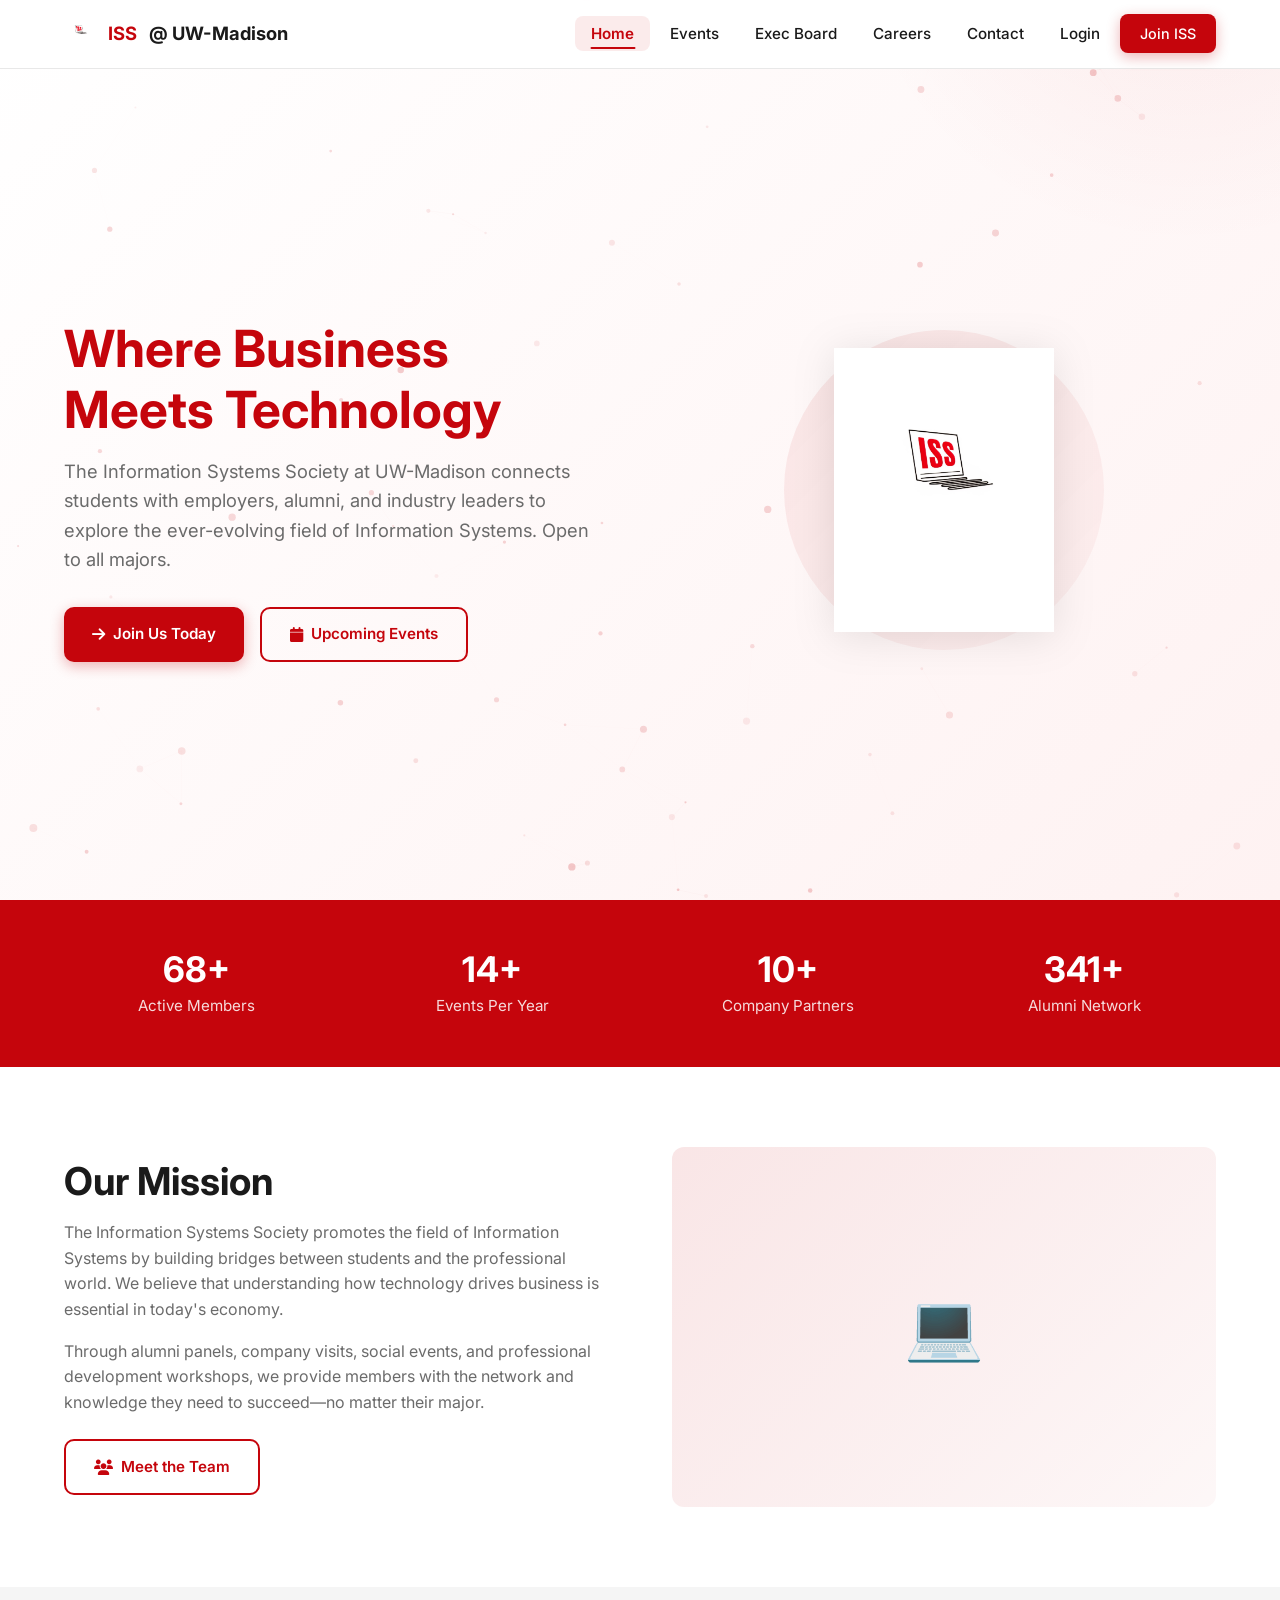
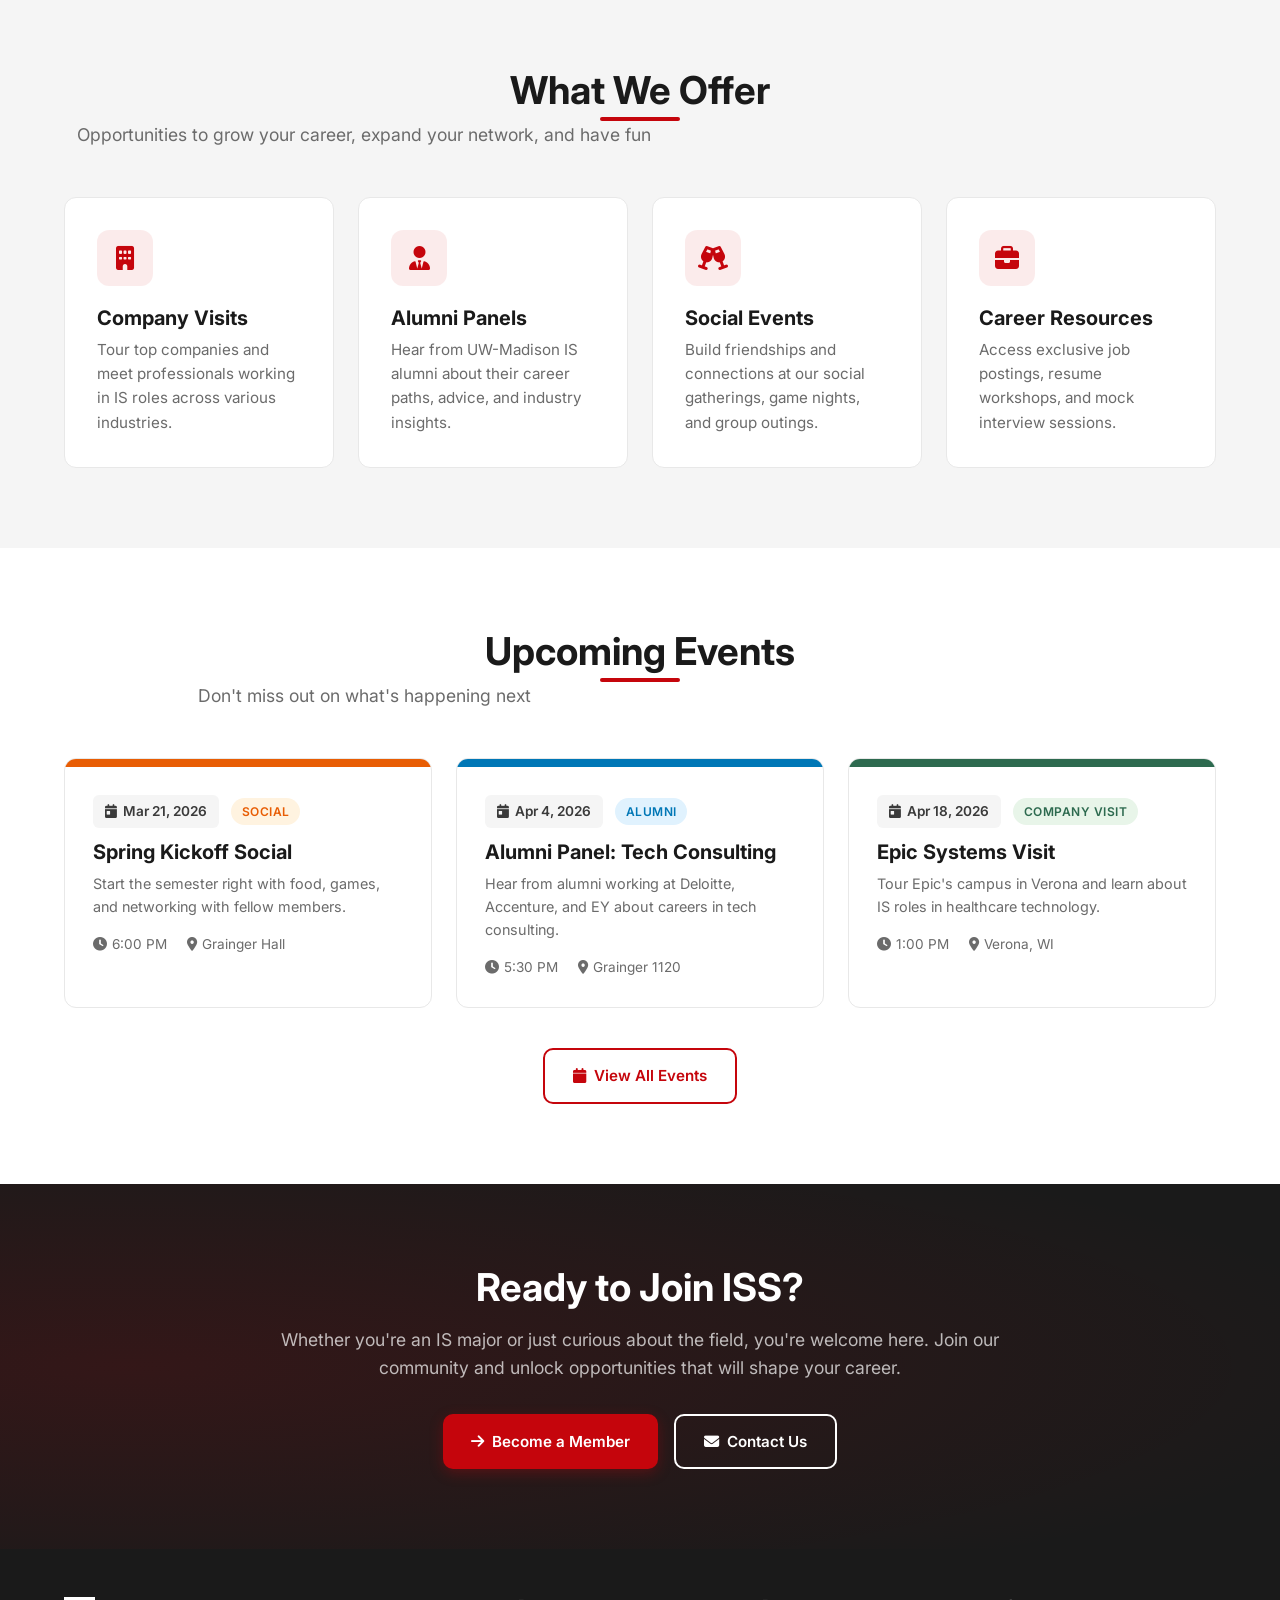
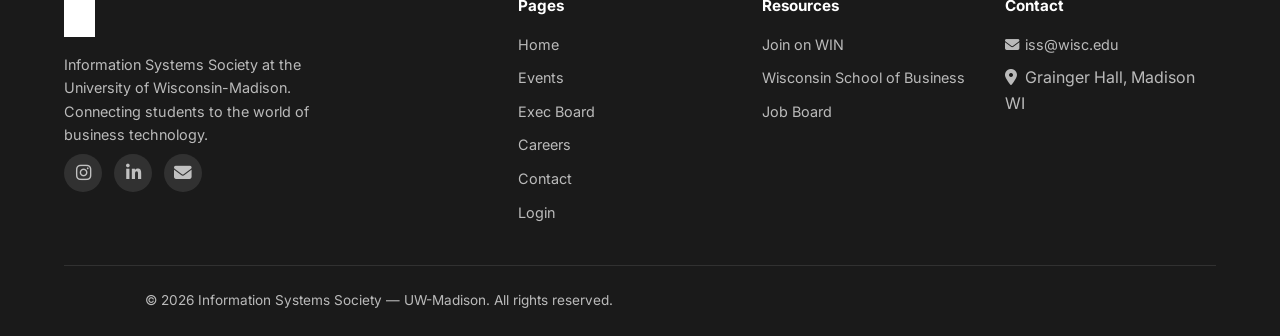
<file: index.html>
<!DOCTYPE html>
<html lang="en">
<head>
  <meta charset="UTF-8">
  <meta name="viewport" content="width=device-width, initial-scale=1.0">
  <title>Information Systems Society | UW-Madison</title>
  <link rel="icon" href="ISS logo.jpg" type="image/jpeg">
  <link rel="preconnect" href="https://fonts.googleapis.com">
  <link rel="preconnect" href="https://fonts.gstatic.com" crossorigin>
  <link href="https://fonts.googleapis.com/css2?family=Inter:wght@400;500;600;700;800&display=swap" rel="stylesheet">
  <link rel="stylesheet" href="https://cdnjs.cloudflare.com/ajax/libs/font-awesome/6.5.1/css/all.min.css">
  <link rel="stylesheet" href="styles.css">
</head>
<body>

  <!-- Navigation -->
  <nav class="navbar" id="navbar">
    <div class="container nav-inner">
      <a href="index.html" class="nav-brand">
        <img src="ISS logo.jpg" alt="ISS Logo">
        <span>ISS</span> @ UW-Madison
      </a>
      <ul class="nav-links" id="navLinks">
        <li><a href="index.html" class="active">Home</a></li>
        <li><a href="events.html">Events</a></li>
        <li><a href="exec-board.html">Exec Board</a></li>
        <li><a href="careers.html">Careers</a></li>
        <li><a href="contact.html">Contact</a></li>
        <li><a href="login.html">Login</a></li>
        <li><a href="https://win.wisc.edu/organization/iss" target="_blank" class="btn btn-primary" style="padding: 0.5rem 1.25rem; font-size: 0.9rem;">Join ISS</a></li>
      </ul>
      <button class="hamburger" id="hamburger" aria-label="Toggle navigation">
        <span></span><span></span><span></span>
      </button>
    </div>
  </nav>

  <!-- Hero Section -->
  <section class="hero">
    <div class="container hero-content">
      <div class="hero-text">
        <h1>Where <span>Business</span> Meets <span>Technology</span></h1>
        <p>The Information Systems Society at UW-Madison connects students with employers, alumni, and industry leaders to explore the ever-evolving field of Information Systems. Open to all majors.</p>
        <div class="btn-group">
          <a href="https://win.wisc.edu/organization/iss" target="_blank" class="btn btn-primary">
            <i class="fas fa-arrow-right"></i> Join Us Today
          </a>
          <a href="events.html" class="btn btn-outline">
            <i class="fas fa-calendar"></i> Upcoming Events
          </a>
        </div>
      </div>
      <div class="hero-visual">
        <div class="hero-logo-wrapper">
          <img src="ISS logo.jpg" alt="Information Systems Society Logo">
        </div>
      </div>
    </div>
  </section>

  <!-- Stats Bar -->
  <div class="stats-bar">
    <div class="container">
      <div class="stats-grid">
        <div class="stat-item">
          <h3>100+</h3>
          <p>Active Members</p>
        </div>
        <div class="stat-item">
          <h3>20+</h3>
          <p>Events Per Year</p>
        </div>
        <div class="stat-item">
          <h3>15+</h3>
          <p>Company Partners</p>
        </div>
        <div class="stat-item">
          <h3>500+</h3>
          <p>Alumni Network</p>
        </div>
      </div>
    </div>
  </div>

  <!-- Mission Section -->
  <section>
    <div class="container mission-grid">
      <div class="mission-text reveal-left">
        <h2>Our Mission</h2>
        <p>The Information Systems Society promotes the field of Information Systems by building bridges between students and the professional world. We believe that understanding how technology drives business is essential in today's economy.</p>
        <p>Through alumni panels, company visits, social events, and professional development workshops, we provide members with the network and knowledge they need to succeed&mdash;no matter their major.</p>
        <div class="btn-group" style="margin-top: 1.5rem;">
          <a href="exec-board.html" class="btn btn-outline">
            <i class="fas fa-users"></i> Meet the Team
          </a>
        </div>
      </div>
      <div class="mission-image reveal-right">
        &#128187;
      </div>
    </div>
  </section>

  <!-- What We Offer -->
  <section style="background: var(--gray-100);">
    <div class="container">
      <div class="section-header reveal-up">
        <h2>What We Offer</h2>
        <p class="section-subtitle">Opportunities to grow your career, expand your network, and have fun</p>
      </div>
      <div class="grid-4">
        <div class="card">
          <div class="card-icon"><i class="fas fa-building"></i></div>
          <h3>Company Visits</h3>
          <p>Tour top companies and meet professionals working in IS roles across various industries.</p>
        </div>
        <div class="card">
          <div class="card-icon"><i class="fas fa-user-tie"></i></div>
          <h3>Alumni Panels</h3>
          <p>Hear from UW-Madison IS alumni about their career paths, advice, and industry insights.</p>
        </div>
        <div class="card">
          <div class="card-icon"><i class="fas fa-glass-cheers"></i></div>
          <h3>Social Events</h3>
          <p>Build friendships and connections at our social gatherings, game nights, and group outings.</p>
        </div>
        <div class="card">
          <div class="card-icon"><i class="fas fa-briefcase"></i></div>
          <h3>Career Resources</h3>
          <p>Access exclusive job postings, resume workshops, and mock interview sessions.</p>
        </div>
      </div>
    </div>
  </section>

  <!-- Upcoming Events Preview -->
  <section>
    <div class="container">
      <div class="section-header reveal-up">
        <h2>Upcoming Events</h2>
        <p class="section-subtitle">Don't miss out on what's happening next</p>
      </div>
      <div class="grid-3">
        <div class="event-card">
          <div class="event-card-banner social"></div>
          <div class="event-card-body">
            <span class="event-date"><i class="fas fa-calendar-day"></i> Mar 21, 2026</span>
            <span class="event-tag tag-social">Social</span>
            <h3>Spring Kickoff Social</h3>
            <p>Start the semester right with food, games, and networking with fellow members.</p>
            <div class="event-meta">
              <span><i class="fas fa-clock"></i> 6:00 PM</span>
              <span><i class="fas fa-map-marker-alt"></i> Grainger Hall</span>
            </div>
          </div>
        </div>
        <div class="event-card">
          <div class="event-card-banner alumni"></div>
          <div class="event-card-body">
            <span class="event-date"><i class="fas fa-calendar-day"></i> Apr 4, 2026</span>
            <span class="event-tag tag-alumni">Alumni</span>
            <h3>Alumni Panel: Tech Consulting</h3>
            <p>Hear from alumni working at Deloitte, Accenture, and EY about careers in tech consulting.</p>
            <div class="event-meta">
              <span><i class="fas fa-clock"></i> 5:30 PM</span>
              <span><i class="fas fa-map-marker-alt"></i> Grainger 1120</span>
            </div>
          </div>
        </div>
        <div class="event-card">
          <div class="event-card-banner company"></div>
          <div class="event-card-body">
            <span class="event-date"><i class="fas fa-calendar-day"></i> Apr 18, 2026</span>
            <span class="event-tag tag-company">Company Visit</span>
            <h3>Epic Systems Visit</h3>
            <p>Tour Epic's campus in Verona and learn about IS roles in healthcare technology.</p>
            <div class="event-meta">
              <span><i class="fas fa-clock"></i> 1:00 PM</span>
              <span><i class="fas fa-map-marker-alt"></i> Verona, WI</span>
            </div>
          </div>
        </div>
      </div>
      <div style="text-align: center; margin-top: 2.5rem;">
        <a href="events.html" class="btn btn-outline">
          <i class="fas fa-calendar"></i> View All Events
        </a>
      </div>
    </div>
  </section>

  <!-- CTA Section -->
  <section class="cta-section">
    <div class="container reveal-scale">
      <h2>Ready to Join ISS?</h2>
      <p>Whether you're an IS major or just curious about the field, you're welcome here. Join our community and unlock opportunities that will shape your career.</p>
      <div class="btn-group" style="justify-content: center;">
        <a href="https://win.wisc.edu/organization/iss" target="_blank" class="btn btn-primary">
          <i class="fas fa-arrow-right"></i> Become a Member
        </a>
        <a href="contact.html" class="btn btn-outline" style="border-color: white; color: white;">
          <i class="fas fa-envelope"></i> Contact Us
        </a>
      </div>
    </div>
  </section>

  <!-- Footer -->
  <footer class="footer">
    <div class="container">
      <div class="footer-grid">
        <div class="footer-brand">
          <img src="ISS logo.jpg" alt="ISS Logo">
          <p>Information Systems Society at the University of Wisconsin-Madison. Connecting students to the world of business technology.</p>
          <div class="footer-social">
            <a href="#" aria-label="Instagram"><i class="fab fa-instagram"></i></a>
            <a href="#" aria-label="LinkedIn"><i class="fab fa-linkedin-in"></i></a>
            <a href="#" aria-label="Email"><i class="fas fa-envelope"></i></a>
          </div>
        </div>
        <div>
          <h4>Pages</h4>
          <ul>
            <li><a href="index.html">Home</a></li>
            <li><a href="events.html">Events</a></li>
            <li><a href="exec-board.html">Exec Board</a></li>
            <li><a href="careers.html">Careers</a></li>
            <li><a href="contact.html">Contact</a></li>
            <li><a href="login.html">Login</a></li>
          </ul>
        </div>
        <div>
          <h4>Resources</h4>
          <ul>
            <li><a href="https://win.wisc.edu/organization/iss" target="_blank">Join on WIN</a></li>
            <li><a href="https://business.wisc.edu" target="_blank">Wisconsin School of Business</a></li>
            <li><a href="careers.html">Job Board</a></li>
          </ul>
        </div>
        <div>
          <h4>Contact</h4>
          <ul>
            <li><a href="mailto:iss@wisc.edu"><i class="fas fa-envelope" style="width:16px;"></i> iss@wisc.edu</a></li>
            <li><i class="fas fa-map-marker-alt" style="width:16px;"></i> Grainger Hall, Madison WI</li>
          </ul>
        </div>
      </div>
      <div class="footer-bottom">
        <p>&copy; 2026 Information Systems Society &mdash; UW-Madison. All rights reserved.</p>
      </div>
    </div>
  </footer>

  <script>
    // Navbar scroll effect
    window.addEventListener('scroll', () => {
      document.getElementById('navbar').classList.toggle('scrolled', window.scrollY > 20);
    });

    // Mobile menu toggle
    document.getElementById('hamburger').addEventListener('click', () => {
      document.getElementById('navLinks').classList.toggle('open');
    });

    // Close mobile menu on link click
    document.querySelectorAll('.nav-links a').forEach(link => {
      link.addEventListener('click', () => {
        document.getElementById('navLinks').classList.remove('open');
      });
    });

    // Glow follow cursor on cards
    document.querySelectorAll('.card, .event-card, .member-card, .resource-card, .job-card').forEach(card => {
      card.addEventListener('mousemove', (e) => {
        const rect = card.getBoundingClientRect();
        card.style.setProperty('--mouse-x', ((e.clientX - rect.left) / rect.width * 100) + '%');
        card.style.setProperty('--mouse-y', ((e.clientY - rect.top) / rect.height * 100) + '%');
      });
    });
  </script>
  <script src="animations.js"></script>

</body>
</html>
</file>
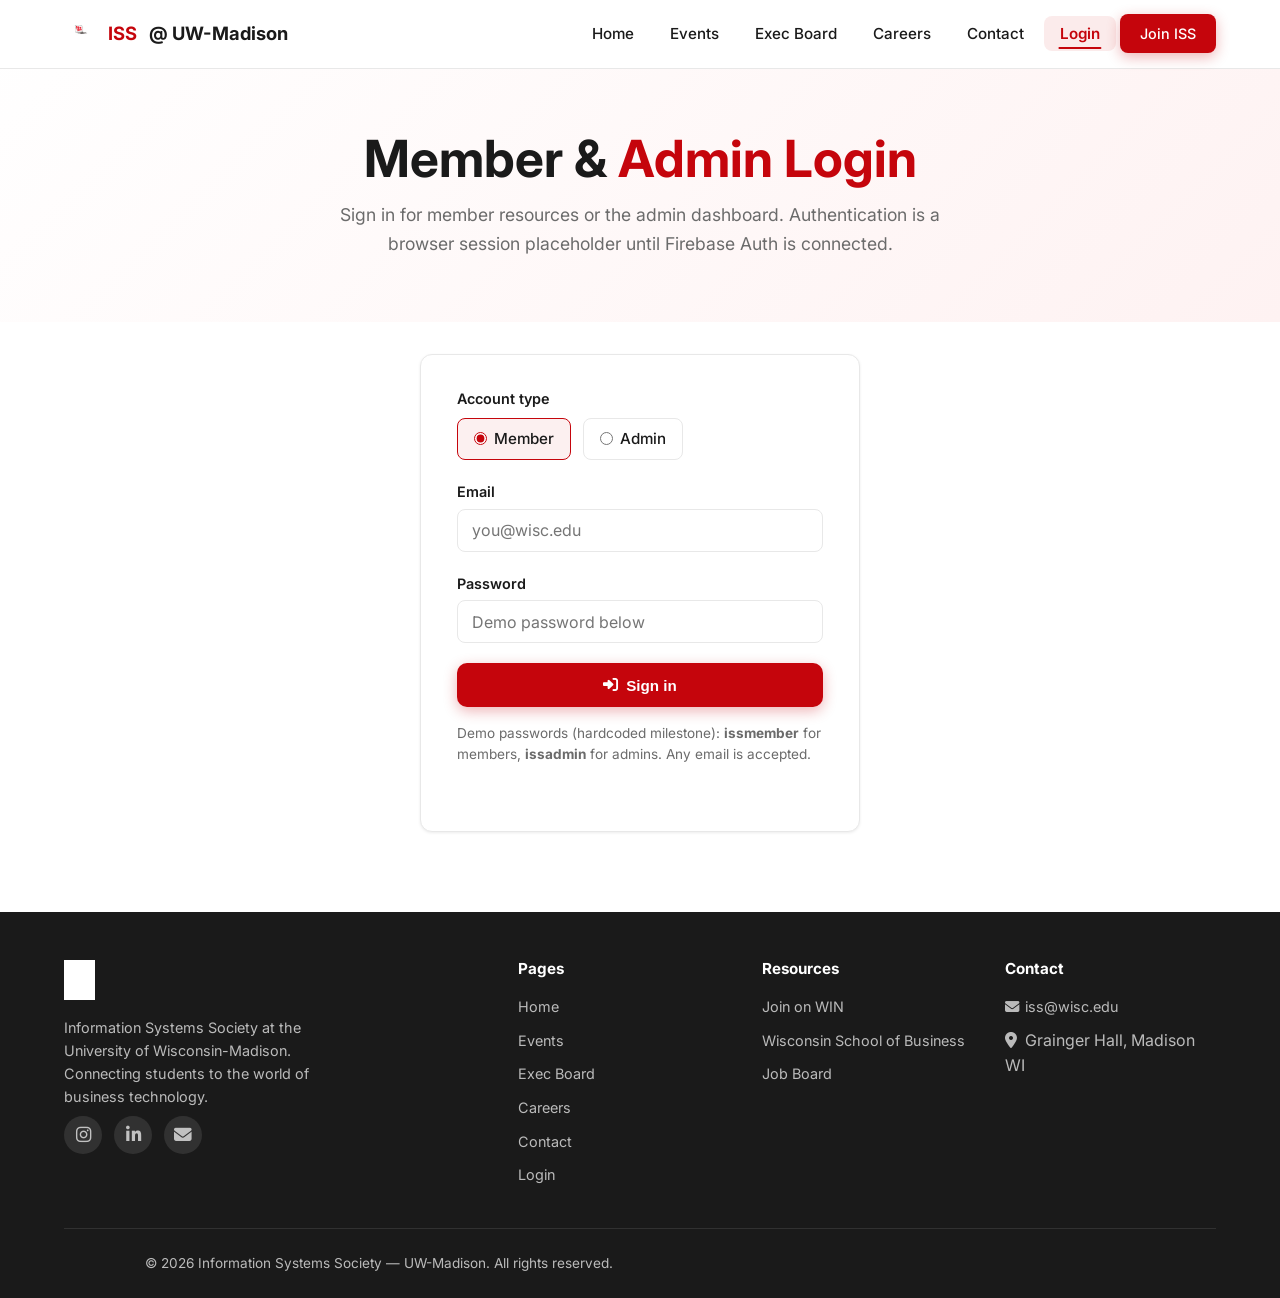
<file: admin-dashboard.html>
<!DOCTYPE html>
<html lang="en">
<head>
  <meta charset="UTF-8">
  <meta name="viewport" content="width=device-width, initial-scale=1.0">
  <title>Admin Dashboard | ISS @ UW-Madison</title>
  <link rel="icon" href="ISS logo.jpg" type="image/jpeg">
  <link rel="preconnect" href="https://fonts.googleapis.com">
  <link rel="preconnect" href="https://fonts.gstatic.com" crossorigin>
  <link href="https://fonts.googleapis.com/css2?family=Inter:wght@400;500;600;700;800&display=swap" rel="stylesheet">
  <link rel="stylesheet" href="https://cdnjs.cloudflare.com/ajax/libs/font-awesome/6.5.1/css/all.min.css">
  <link rel="stylesheet" href="styles.css">
</head>
<body>

  <nav class="navbar" id="navbar">
    <div class="container nav-inner">
      <a href="index.html" class="nav-brand">
        <img src="ISS logo.jpg" alt="ISS Logo">
        <span>ISS</span> @ UW-Madison
      </a>
      <ul class="nav-links" id="navLinks">
        <li><a href="index.html">Home</a></li>
        <li><a href="events.html">Events</a></li>
        <li><a href="exec-board.html">Exec Board</a></li>
        <li><a href="careers.html">Careers</a></li>
        <li><a href="contact.html">Contact</a></li>
        <li><a href="login.html">Login</a></li>
        <li><a href="https://win.wisc.edu/organization/iss" target="_blank" class="btn btn-primary" style="padding: 0.5rem 1.25rem; font-size: 0.9rem;">Join ISS</a></li>
      </ul>
      <button class="hamburger" id="hamburger" aria-label="Toggle navigation">
        <span></span><span></span><span></span>
      </button>
    </div>
  </nav>

  <section class="page-hero admin-hero">
    <div class="container">
      <h1>Admin <span>Dashboard</span></h1>
      <p>Manage events, achievements, and job postings. Data is stored in <code>localStorage</code> for this milestone; Firestore will back these lists next.</p>
      <div class="admin-toolbar">
        <span id="adminWelcome" class="admin-welcome"></span>
        <button type="button" class="btn btn-outline" id="logoutBtn"><i class="fas fa-right-from-bracket"></i> Log out</button>
      </div>
    </div>
  </section>

  <section class="admin-section">
    <div class="container">
      <div class="dash-grid">

        <div class="dash-card reveal-up">
          <h2><i class="fas fa-calendar-days"></i> Events</h2>
          <p class="dash-desc">Add a one-line event entry (title &mdash; date).</p>
          <div class="dash-input-row">
            <input type="text" id="eventInput" placeholder="e.g. Alumni panel &mdash; Feb 12">
            <button type="button" class="btn btn-primary btn-sm" id="eventAdd">Add</button>
          </div>
          <ul class="dash-list" id="eventList"></ul>
        </div>

        <div class="dash-card reveal-up">
          <h2><i class="fas fa-trophy"></i> Achievements</h2>
          <p class="dash-desc">Track chapter wins, competition placements, or member spotlights.</p>
          <div class="dash-input-row">
            <input type="text" id="achievementInput" placeholder="e.g. 1st place &mdash; case competition">
            <button type="button" class="btn btn-primary btn-sm" id="achievementAdd">Add</button>
          </div>
          <ul class="dash-list" id="achievementList"></ul>
        </div>

        <div class="dash-card reveal-up">
          <h2><i class="fas fa-briefcase"></i> Job postings</h2>
          <p class="dash-desc">Draft postings for the careers page (live board remains hardcoded until CMS/Firestore).</p>
          <div class="dash-input-row">
            <input type="text" id="jobInput" placeholder="e.g. Company &mdash; Role title">
            <button type="button" class="btn btn-primary btn-sm" id="jobAdd">Add</button>
          </div>
          <ul class="dash-list" id="jobList"></ul>
        </div>

      </div>
    </div>
  </section>

  <footer class="footer">
    <div class="container">
      <div class="footer-grid">
        <div class="footer-brand">
          <img src="ISS logo.jpg" alt="ISS Logo">
          <p>Information Systems Society at the University of Wisconsin-Madison. Connecting students to the world of business technology.</p>
          <div class="footer-social">
            <a href="#" aria-label="Instagram"><i class="fab fa-instagram"></i></a>
            <a href="#" aria-label="LinkedIn"><i class="fab fa-linkedin-in"></i></a>
            <a href="#" aria-label="Email"><i class="fas fa-envelope"></i></a>
          </div>
        </div>
        <div>
          <h4>Pages</h4>
          <ul>
            <li><a href="index.html">Home</a></li>
            <li><a href="events.html">Events</a></li>
            <li><a href="exec-board.html">Exec Board</a></li>
            <li><a href="careers.html">Careers</a></li>
            <li><a href="contact.html">Contact</a></li>
            <li><a href="login.html">Login</a></li>
          </ul>
        </div>
        <div>
          <h4>Resources</h4>
          <ul>
            <li><a href="https://win.wisc.edu/organization/iss" target="_blank">Join on WIN</a></li>
            <li><a href="https://business.wisc.edu" target="_blank">Wisconsin School of Business</a></li>
            <li><a href="careers.html">Job Board</a></li>
          </ul>
        </div>
        <div>
          <h4>Contact</h4>
          <ul>
            <li><a href="mailto:iss@wisc.edu"><i class="fas fa-envelope" style="width:16px;"></i> iss@wisc.edu</a></li>
            <li><i class="fas fa-map-marker-alt" style="width:16px;"></i> Grainger Hall, Madison WI</li>
          </ul>
        </div>
      </div>
      <div class="footer-bottom">
        <p>&copy; 2026 Information Systems Society &mdash; UW-Madison. All rights reserved.</p>
      </div>
    </div>
  </footer>

  <script src="auth.js"></script>
  <script>
    (function () {
    var session = issAuth.get();
    if (!session || session.role !== 'admin') {
      location.href = 'login.html?next=' + encodeURIComponent('admin-dashboard.html');
      return;
    }
    document.getElementById('adminWelcome').textContent = 'Signed in as ' + (session && session.email ? session.email : 'admin');

    function listKey(name) {
      return 'issAdmin_' + name;
    }

    function loadList(key) {
      try {
        return JSON.parse(localStorage.getItem(listKey(key)) || '[]');
      } catch (e) {
        return [];
      }
    }

    function saveList(key, arr) {
      localStorage.setItem(listKey(key), JSON.stringify(arr));
    }

    function render(key, ulId) {
      var ul = document.getElementById(ulId);
      var items = loadList(key);
      ul.innerHTML = '';
      items.forEach(function (text, i) {
        var li = document.createElement('li');
        var span = document.createElement('span');
        span.className = 'dash-li-text';
        span.textContent = text;
        var btn = document.createElement('button');
        btn.type = 'button';
        btn.className = 'dash-remove';
        btn.setAttribute('aria-label', 'Remove');
        btn.textContent = '\u00d7';
        btn.addEventListener('click', function () {
          var cur = loadList(key);
          cur.splice(i, 1);
          saveList(key, cur);
          render(key, ulId);
        });
        li.appendChild(span);
        li.appendChild(btn);
        ul.appendChild(li);
      });
    }

    function wireAdd(inputId, buttonId, key, listId) {
      document.getElementById(buttonId).addEventListener('click', function () {
        var v = document.getElementById(inputId).value.trim();
        if (!v) return;
        var items = loadList(key);
        items.push(v);
        saveList(key, items);
        document.getElementById(inputId).value = '';
        render(key, listId);
      });
    }

    render('events', 'eventList');
    render('achievements', 'achievementList');
    render('jobs', 'jobList');
    wireAdd('eventInput', 'eventAdd', 'events', 'eventList');
    wireAdd('achievementInput', 'achievementAdd', 'achievements', 'achievementList');
    wireAdd('jobInput', 'jobAdd', 'jobs', 'jobList');

    document.getElementById('logoutBtn').addEventListener('click', function () {
      issAuth.clear();
      location.href = 'login.html';
    });

    window.addEventListener('scroll', function () {
      document.getElementById('navbar').classList.toggle('scrolled', window.scrollY > 20);
    });
    document.getElementById('hamburger').addEventListener('click', function () {
      document.getElementById('navLinks').classList.toggle('open');
    });
    document.querySelectorAll('.nav-links a').forEach(function (link) {
      link.addEventListener('click', function () {
        document.getElementById('navLinks').classList.remove('open');
      });
    });
    })();
  </script>
  <script src="animations.js"></script>
</body>
</html>
</file>
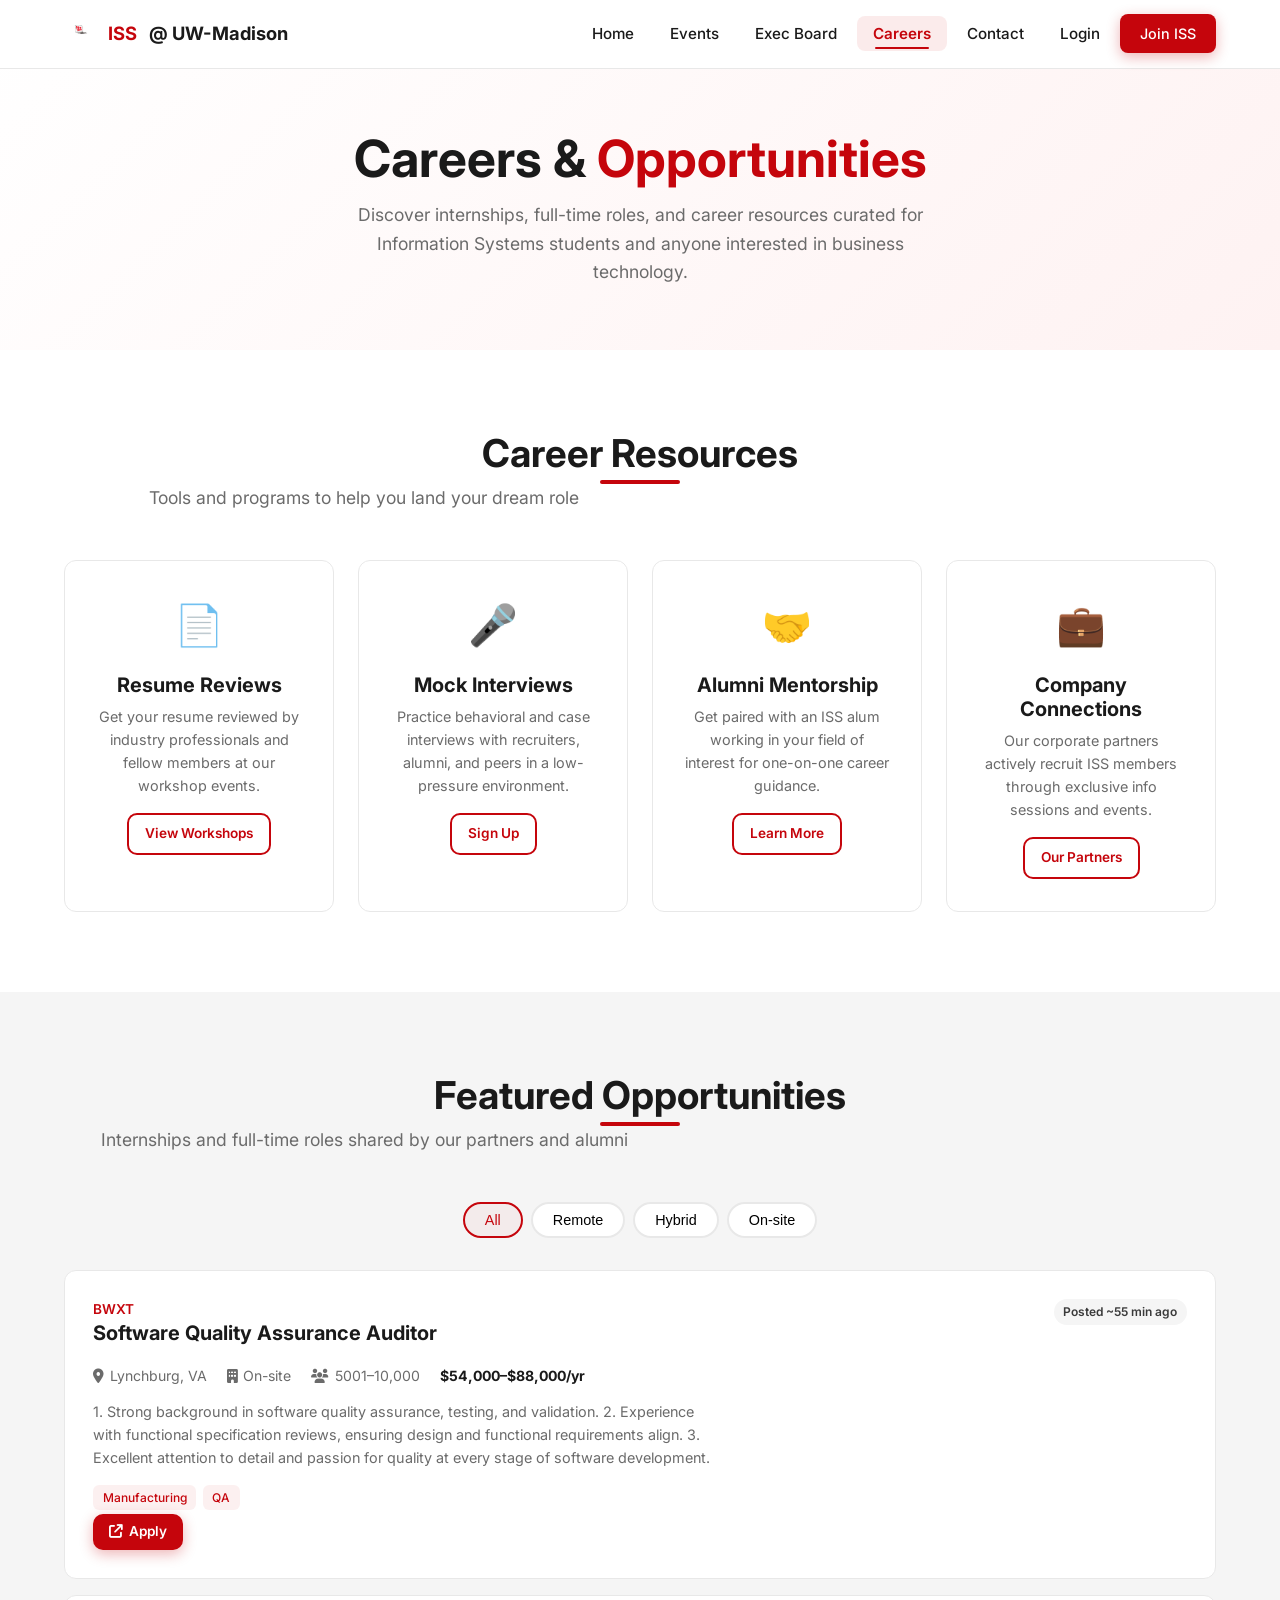
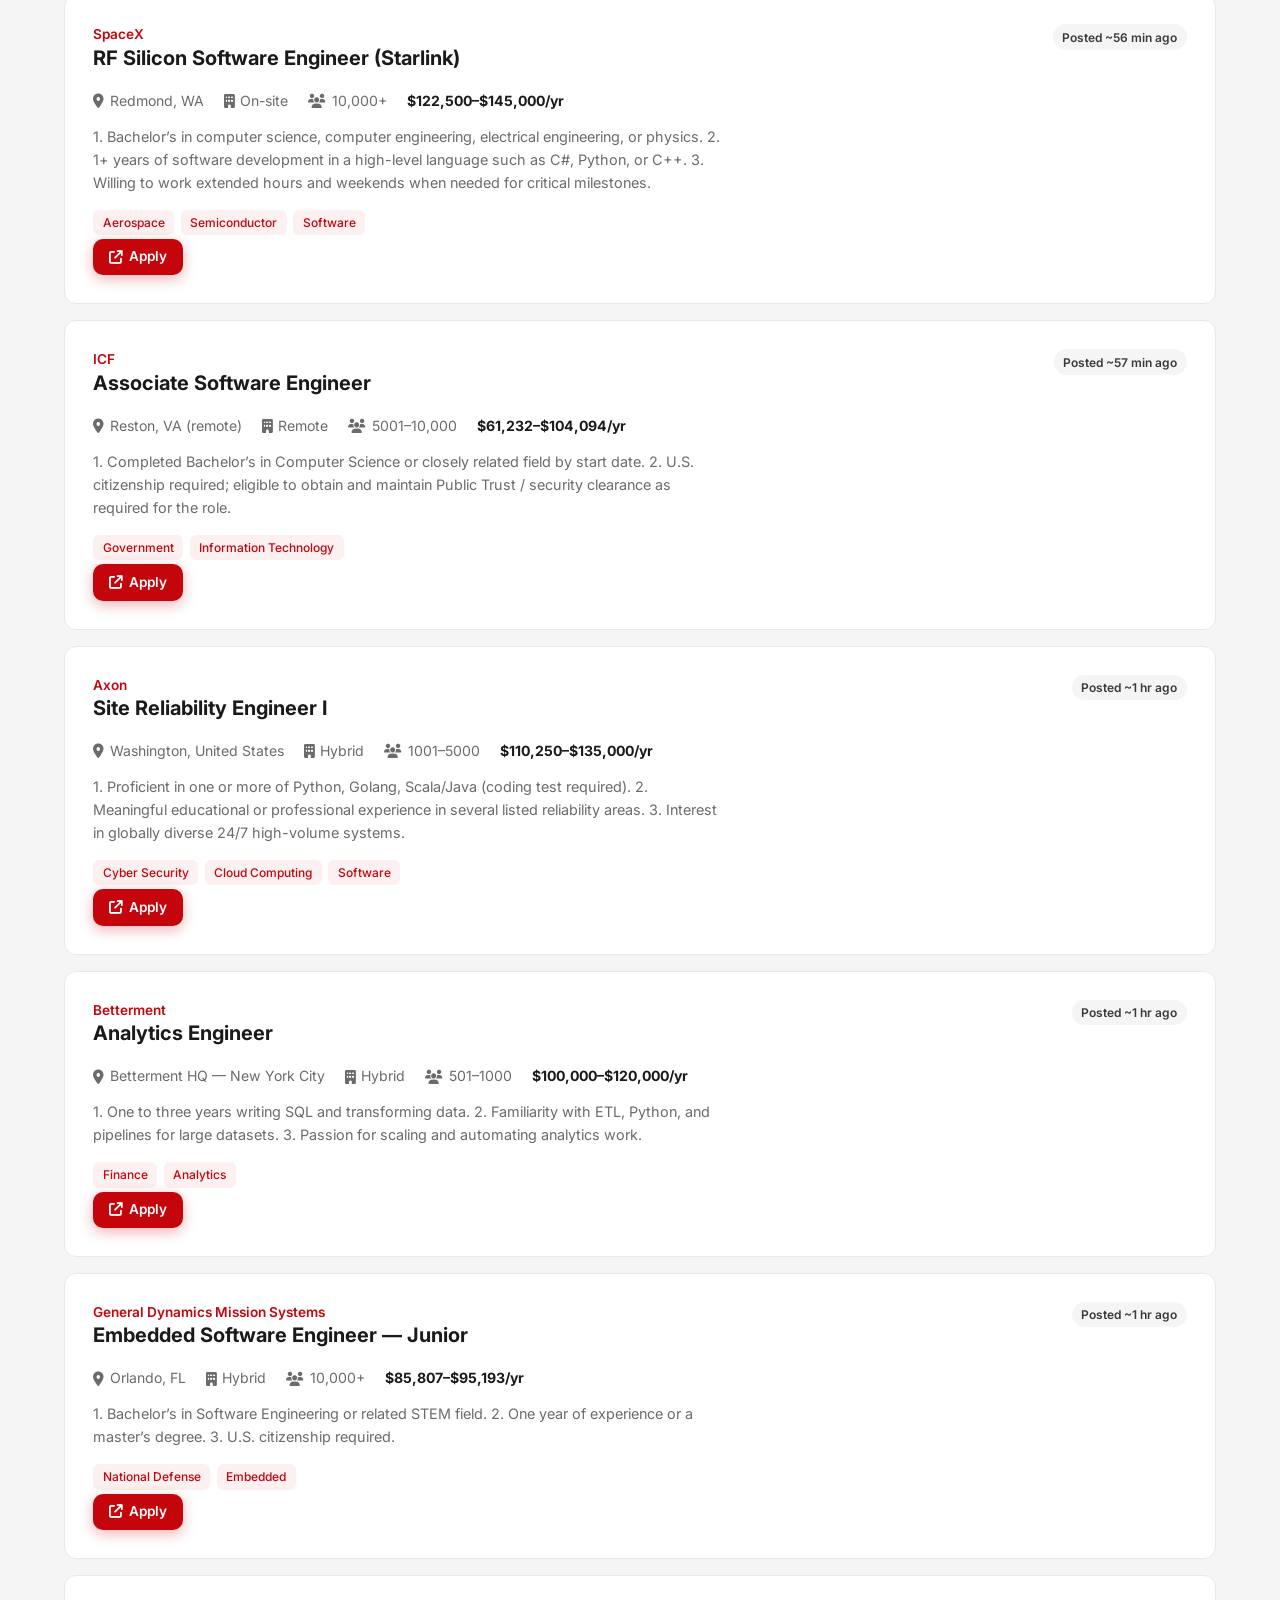
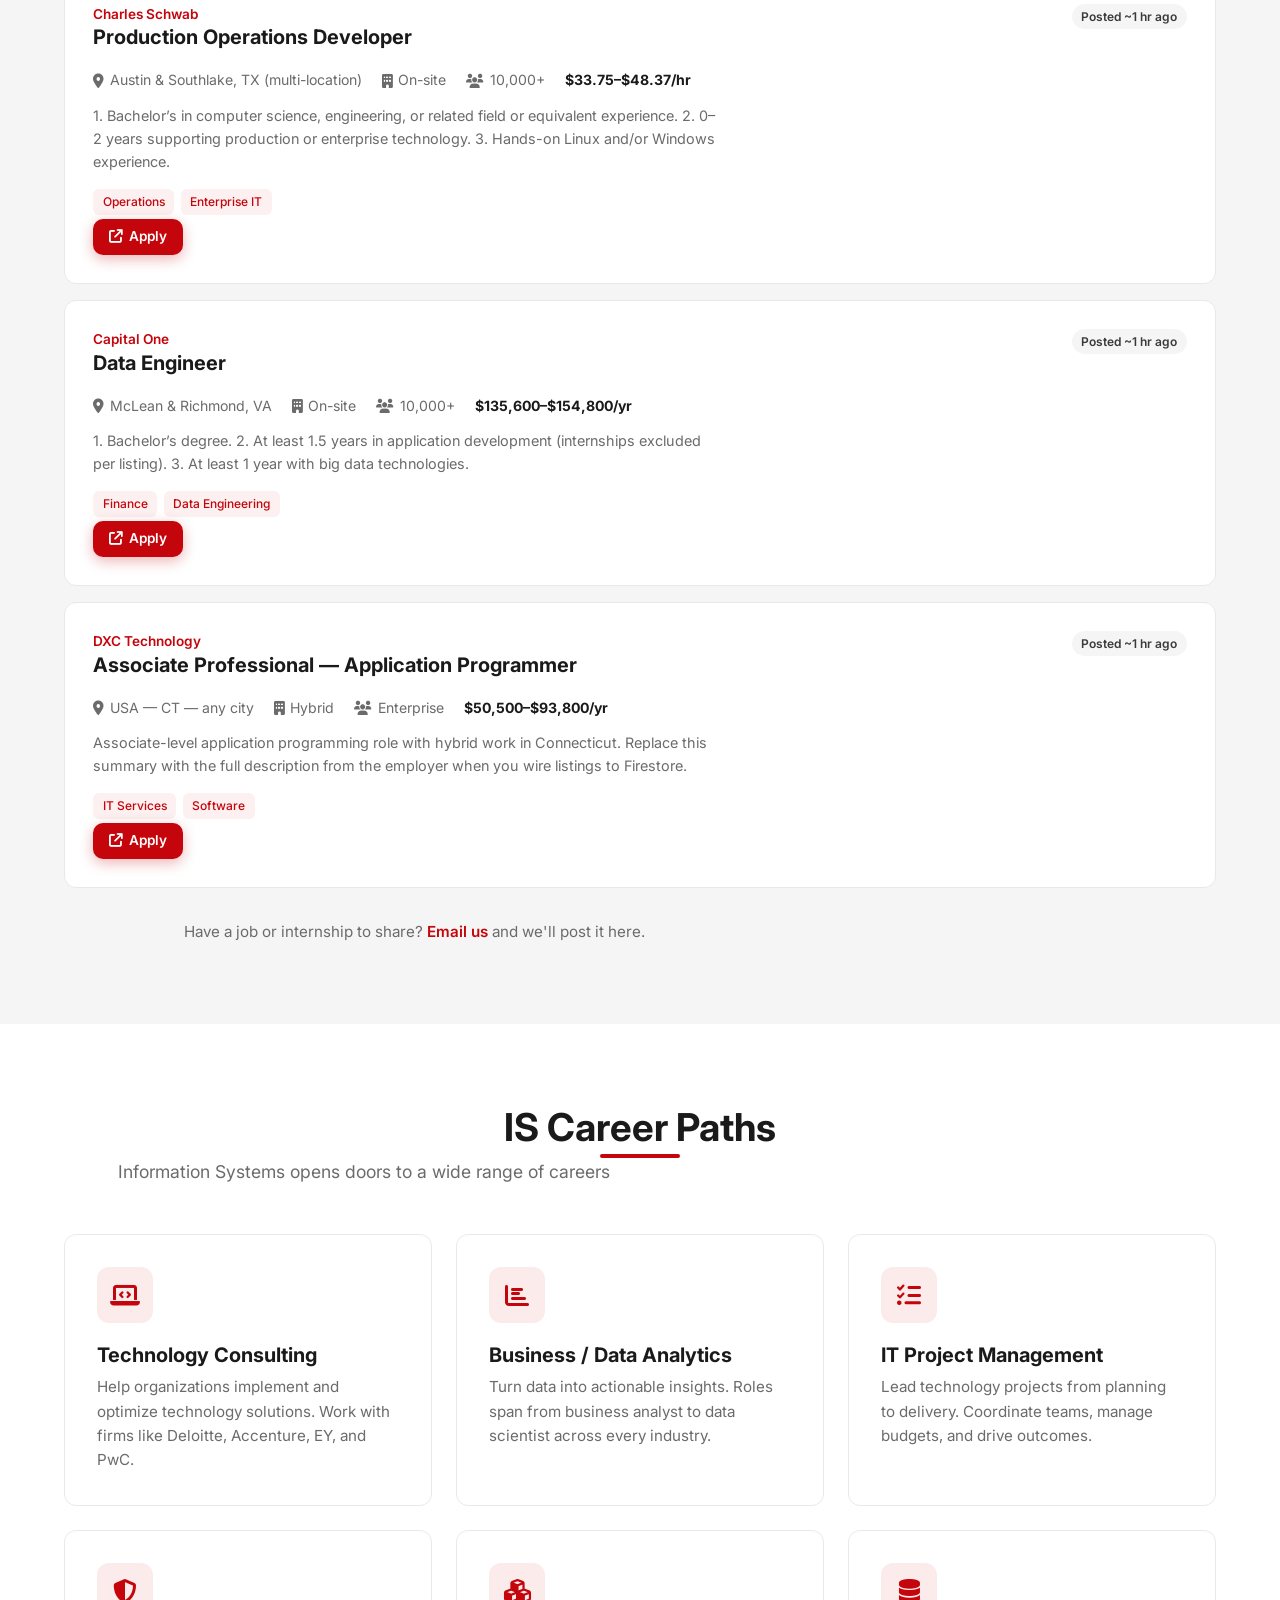
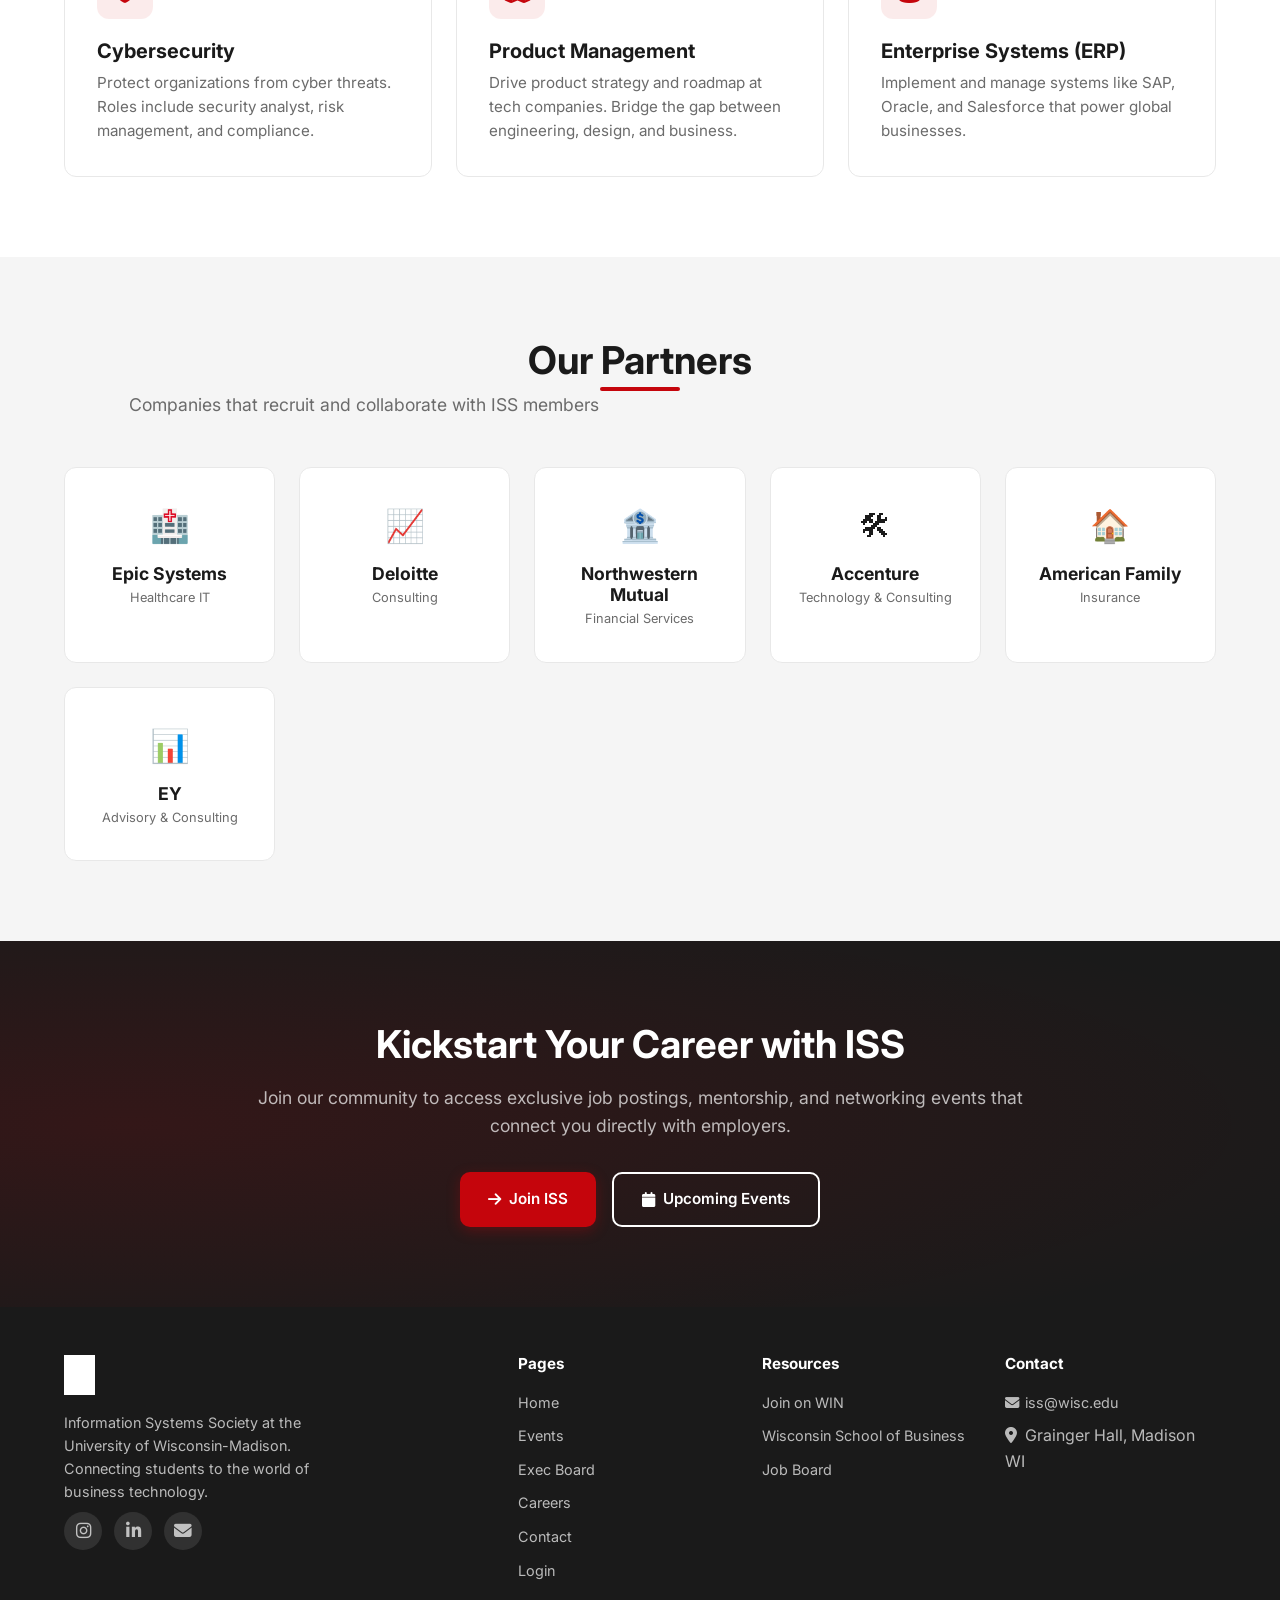
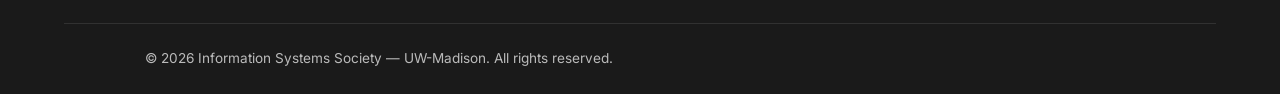
<file: careers.html>
<!DOCTYPE html>
<html lang="en">
<head>
  <meta charset="UTF-8">
  <meta name="viewport" content="width=device-width, initial-scale=1.0">
  <title>Careers | ISS @ UW-Madison</title>
  <link rel="icon" href="ISS logo.jpg" type="image/jpeg">
  <link rel="preconnect" href="https://fonts.googleapis.com">
  <link rel="preconnect" href="https://fonts.gstatic.com" crossorigin>
  <link href="https://fonts.googleapis.com/css2?family=Inter:wght@400;500;600;700;800&display=swap" rel="stylesheet">
  <link rel="stylesheet" href="https://cdnjs.cloudflare.com/ajax/libs/font-awesome/6.5.1/css/all.min.css">
  <link rel="stylesheet" href="styles.css">
</head>
<body>

  <!-- Navigation -->
  <nav class="navbar" id="navbar">
    <div class="container nav-inner">
      <a href="index.html" class="nav-brand">
        <img src="ISS logo.jpg" alt="ISS Logo">
        <span>ISS</span> @ UW-Madison
      </a>
      <ul class="nav-links" id="navLinks">
        <li><a href="index.html">Home</a></li>
        <li><a href="events.html">Events</a></li>
        <li><a href="exec-board.html">Exec Board</a></li>
        <li><a href="careers.html" class="active">Careers</a></li>
        <li><a href="contact.html">Contact</a></li>
        <li><a href="login.html">Login</a></li>
        <li><a href="https://win.wisc.edu/organization/iss" target="_blank" class="btn btn-primary" style="padding: 0.5rem 1.25rem; font-size: 0.9rem;">Join ISS</a></li>
      </ul>
      <button class="hamburger" id="hamburger" aria-label="Toggle navigation">
        <span></span><span></span><span></span>
      </button>
    </div>
  </nav>

  <!-- Page Hero -->
  <section class="page-hero">
    <div class="container">
      <h1>Careers &amp; <span>Opportunities</span></h1>
      <p>Discover internships, full-time roles, and career resources curated for Information Systems students and anyone interested in business technology.</p>
    </div>
  </section>

  <!-- Career Resources -->
  <section>
    <div class="container">
      <div class="section-header reveal-up">
        <h2>Career Resources</h2>
        <p class="section-subtitle">Tools and programs to help you land your dream role</p>
      </div>
      <div class="grid-4">
        <div class="resource-card">
          <div class="resource-icon">&#128196;</div>
          <h3>Resume Reviews</h3>
          <p>Get your resume reviewed by industry professionals and fellow members at our workshop events.</p>
          <a href="events.html" class="btn btn-outline" style="font-size: 0.85rem; padding: 0.5rem 1rem;">View Workshops</a>
        </div>
        <div class="resource-card">
          <div class="resource-icon">&#127908;</div>
          <h3>Mock Interviews</h3>
          <p>Practice behavioral and case interviews with recruiters, alumni, and peers in a low-pressure environment.</p>
          <a href="events.html" class="btn btn-outline" style="font-size: 0.85rem; padding: 0.5rem 1rem;">Sign Up</a>
        </div>
        <div class="resource-card">
          <div class="resource-icon">&#129309;</div>
          <h3>Alumni Mentorship</h3>
          <p>Get paired with an ISS alum working in your field of interest for one-on-one career guidance.</p>
          <a href="mailto:iss@wisc.edu" class="btn btn-outline" style="font-size: 0.85rem; padding: 0.5rem 1rem;">Learn More</a>
        </div>
        <div class="resource-card">
          <div class="resource-icon">&#128188;</div>
          <h3>Company Connections</h3>
          <p>Our corporate partners actively recruit ISS members through exclusive info sessions and events.</p>
          <a href="#partners" class="btn btn-outline" style="font-size: 0.85rem; padding: 0.5rem 1rem;">Our Partners</a>
        </div>
      </div>
    </div>
  </section>

  <!-- Job Listings -->
  <section style="background: var(--gray-100);">
    <div class="container">
      <div class="section-header reveal-up">
        <h2>Featured Opportunities</h2>
        <p class="section-subtitle">Internships and full-time roles shared by our partners and alumni</p>
      </div>

      <div class="filter-tabs" style="margin-bottom: 2rem;">
        <button class="filter-tab active" data-filter="all">All</button>
        <button class="filter-tab" data-filter="remote">Remote</button>
        <button class="filter-tab" data-filter="hybrid">Hybrid</button>
        <button class="filter-tab" data-filter="onsite">On-site</button>
      </div>

      <div style="display: grid; gap: 1rem;" id="jobGrid">

        <div class="job-card" data-work="onsite">
          <div class="job-header">
            <div>
              <div class="job-company">BWXT</div>
              <h3>Software Quality Assurance Auditor</h3>
            </div>
            <span class="job-type">Posted ~55 min ago</span>
          </div>
          <div class="job-meta">
            <span><i class="fas fa-location-dot"></i> Lynchburg, VA</span>
            <span><i class="fas fa-building"></i> On-site</span>
            <span><i class="fas fa-users"></i> 5001&ndash;10,000</span>
            <span class="job-pay">$54,000&ndash;$88,000/yr</span>
          </div>
          <p>1. Strong background in software quality assurance, testing, and validation. 2. Experience with functional specification reviews, ensuring design and functional requirements align. 3. Excellent attention to detail and passion for quality at every stage of software development.</p>
          <div class="job-tags">
            <span>Manufacturing</span>
            <span>QA</span>
          </div>
          <a class="btn btn-primary btn-sm job-apply" href="#" aria-label="Apply to Software Quality Assurance Auditor at BWXT (add external URL)"><i class="fas fa-arrow-up-right-from-square"></i> Apply</a>
        </div>

        <div class="job-card" data-work="onsite">
          <div class="job-header">
            <div>
              <div class="job-company">SpaceX</div>
              <h3>RF Silicon Software Engineer (Starlink)</h3>
            </div>
            <span class="job-type">Posted ~56 min ago</span>
          </div>
          <div class="job-meta">
            <span><i class="fas fa-location-dot"></i> Redmond, WA</span>
            <span><i class="fas fa-building"></i> On-site</span>
            <span><i class="fas fa-users"></i> 10,000+</span>
            <span class="job-pay">$122,500&ndash;$145,000/yr</span>
          </div>
          <p>1. Bachelor&rsquo;s in computer science, computer engineering, electrical engineering, or physics. 2. 1+ years of software development in a high-level language such as C#, Python, or C++. 3. Willing to work extended hours and weekends when needed for critical milestones.</p>
          <div class="job-tags">
            <span>Aerospace</span>
            <span>Semiconductor</span>
            <span>Software</span>
          </div>
          <a class="btn btn-primary btn-sm job-apply" href="#" aria-label="Apply to RF Silicon Software Engineer at SpaceX"><i class="fas fa-arrow-up-right-from-square"></i> Apply</a>
        </div>

        <div class="job-card" data-work="remote">
          <div class="job-header">
            <div>
              <div class="job-company">ICF</div>
              <h3>Associate Software Engineer</h3>
            </div>
            <span class="job-type">Posted ~57 min ago</span>
          </div>
          <div class="job-meta">
            <span><i class="fas fa-location-dot"></i> Reston, VA (remote)</span>
            <span><i class="fas fa-building"></i> Remote</span>
            <span><i class="fas fa-users"></i> 5001&ndash;10,000</span>
            <span class="job-pay">$61,232&ndash;$104,094/yr</span>
          </div>
          <p>1. Completed Bachelor&rsquo;s in Computer Science or closely related field by start date. 2. U.S. citizenship required; eligible to obtain and maintain Public Trust / security clearance as required for the role.</p>
          <div class="job-tags">
            <span>Government</span>
            <span>Information Technology</span>
          </div>
          <a class="btn btn-primary btn-sm job-apply" href="#" aria-label="Apply to Associate Software Engineer at ICF"><i class="fas fa-arrow-up-right-from-square"></i> Apply</a>
        </div>

        <div class="job-card" data-work="hybrid">
          <div class="job-header">
            <div>
              <div class="job-company">Axon</div>
              <h3>Site Reliability Engineer I</h3>
            </div>
            <span class="job-type">Posted ~1 hr ago</span>
          </div>
          <div class="job-meta">
            <span><i class="fas fa-location-dot"></i> Washington, United States</span>
            <span><i class="fas fa-building"></i> Hybrid</span>
            <span><i class="fas fa-users"></i> 1001&ndash;5000</span>
            <span class="job-pay">$110,250&ndash;$135,000/yr</span>
          </div>
          <p>1. Proficient in one or more of Python, Golang, Scala/Java (coding test required). 2. Meaningful educational or professional experience in several listed reliability areas. 3. Interest in globally diverse 24/7 high-volume systems.</p>
          <div class="job-tags">
            <span>Cyber Security</span>
            <span>Cloud Computing</span>
            <span>Software</span>
          </div>
          <a class="btn btn-primary btn-sm job-apply" href="#" aria-label="Apply to Site Reliability Engineer I at Axon"><i class="fas fa-arrow-up-right-from-square"></i> Apply</a>
        </div>

        <div class="job-card" data-work="hybrid">
          <div class="job-header">
            <div>
              <div class="job-company">Betterment</div>
              <h3>Analytics Engineer</h3>
            </div>
            <span class="job-type">Posted ~1 hr ago</span>
          </div>
          <div class="job-meta">
            <span><i class="fas fa-location-dot"></i> Betterment HQ &mdash; New York City</span>
            <span><i class="fas fa-building"></i> Hybrid</span>
            <span><i class="fas fa-users"></i> 501&ndash;1000</span>
            <span class="job-pay">$100,000&ndash;$120,000/yr</span>
          </div>
          <p>1. One to three years writing SQL and transforming data. 2. Familiarity with ETL, Python, and pipelines for large datasets. 3. Passion for scaling and automating analytics work.</p>
          <div class="job-tags">
            <span>Finance</span>
            <span>Analytics</span>
          </div>
          <a class="btn btn-primary btn-sm job-apply" href="#" aria-label="Apply to Analytics Engineer at Betterment"><i class="fas fa-arrow-up-right-from-square"></i> Apply</a>
        </div>

        <div class="job-card" data-work="hybrid">
          <div class="job-header">
            <div>
              <div class="job-company">General Dynamics Mission Systems</div>
              <h3>Embedded Software Engineer &mdash; Junior</h3>
            </div>
            <span class="job-type">Posted ~1 hr ago</span>
          </div>
          <div class="job-meta">
            <span><i class="fas fa-location-dot"></i> Orlando, FL</span>
            <span><i class="fas fa-building"></i> Hybrid</span>
            <span><i class="fas fa-users"></i> 10,000+</span>
            <span class="job-pay">$85,807&ndash;$95,193/yr</span>
          </div>
          <p>1. Bachelor&rsquo;s in Software Engineering or related STEM field. 2. One year of experience or a master&rsquo;s degree. 3. U.S. citizenship required.</p>
          <div class="job-tags">
            <span>National Defense</span>
            <span>Embedded</span>
          </div>
          <a class="btn btn-primary btn-sm job-apply" href="#" aria-label="Apply to Embedded Software Engineer at GDMS"><i class="fas fa-arrow-up-right-from-square"></i> Apply</a>
        </div>

        <div class="job-card" data-work="onsite">
          <div class="job-header">
            <div>
              <div class="job-company">Charles Schwab</div>
              <h3>Production Operations Developer</h3>
            </div>
            <span class="job-type">Posted ~1 hr ago</span>
          </div>
          <div class="job-meta">
            <span><i class="fas fa-location-dot"></i> Austin &amp; Southlake, TX (multi-location)</span>
            <span><i class="fas fa-building"></i> On-site</span>
            <span><i class="fas fa-users"></i> 10,000+</span>
            <span class="job-pay">$33.75&ndash;$48.37/hr</span>
          </div>
          <p>1. Bachelor&rsquo;s in computer science, engineering, or related field or equivalent experience. 2. 0&ndash;2 years supporting production or enterprise technology. 3. Hands-on Linux and/or Windows experience.</p>
          <div class="job-tags">
            <span>Operations</span>
            <span>Enterprise IT</span>
          </div>
          <a class="btn btn-primary btn-sm job-apply" href="#" aria-label="Apply to Production Operations Developer at Charles Schwab"><i class="fas fa-arrow-up-right-from-square"></i> Apply</a>
        </div>

        <div class="job-card" data-work="onsite">
          <div class="job-header">
            <div>
              <div class="job-company">Capital One</div>
              <h3>Data Engineer</h3>
            </div>
            <span class="job-type">Posted ~1 hr ago</span>
          </div>
          <div class="job-meta">
            <span><i class="fas fa-location-dot"></i> McLean &amp; Richmond, VA</span>
            <span><i class="fas fa-building"></i> On-site</span>
            <span><i class="fas fa-users"></i> 10,000+</span>
            <span class="job-pay">$135,600&ndash;$154,800/yr</span>
          </div>
          <p>1. Bachelor&rsquo;s degree. 2. At least 1.5 years in application development (internships excluded per listing). 3. At least 1 year with big data technologies.</p>
          <div class="job-tags">
            <span>Finance</span>
            <span>Data Engineering</span>
          </div>
          <a class="btn btn-primary btn-sm job-apply" href="#" aria-label="Apply to Data Engineer at Capital One"><i class="fas fa-arrow-up-right-from-square"></i> Apply</a>
        </div>

        <div class="job-card" data-work="hybrid">
          <div class="job-header">
            <div>
              <div class="job-company">DXC Technology</div>
              <h3>Associate Professional &mdash; Application Programmer</h3>
            </div>
            <span class="job-type">Posted ~1 hr ago</span>
          </div>
          <div class="job-meta">
            <span><i class="fas fa-location-dot"></i> USA &mdash; CT &mdash; any city</span>
            <span><i class="fas fa-building"></i> Hybrid</span>
            <span><i class="fas fa-users"></i> Enterprise</span>
            <span class="job-pay">$50,500&ndash;$93,800/yr</span>
          </div>
          <p>Associate-level application programming role with hybrid work in Connecticut. Replace this summary with the full description from the employer when you wire listings to Firestore.</p>
          <div class="job-tags">
            <span>IT Services</span>
            <span>Software</span>
          </div>
          <a class="btn btn-primary btn-sm job-apply" href="#" aria-label="Apply to Associate Professional Application Programmer at DXC"><i class="fas fa-arrow-up-right-from-square"></i> Apply</a>
        </div>

      </div>

      <div style="text-align: center; margin-top: 2rem;">
        <p style="color: var(--gray-500); font-size: 0.95rem;">Have a job or internship to share? <a href="mailto:iss@wisc.edu" style="color: var(--uw-red); font-weight: 600;">Email us</a> and we'll post it here.</p>
      </div>
    </div>
  </section>

  <!-- IS Career Paths -->
  <section>
    <div class="container">
      <div class="section-header reveal-up">
        <h2>IS Career Paths</h2>
        <p class="section-subtitle">Information Systems opens doors to a wide range of careers</p>
      </div>
      <div class="grid-3">
        <div class="card">
          <div class="card-icon"><i class="fas fa-laptop-code"></i></div>
          <h3>Technology Consulting</h3>
          <p>Help organizations implement and optimize technology solutions. Work with firms like Deloitte, Accenture, EY, and PwC.</p>
        </div>
        <div class="card">
          <div class="card-icon"><i class="fas fa-chart-bar"></i></div>
          <h3>Business / Data Analytics</h3>
          <p>Turn data into actionable insights. Roles span from business analyst to data scientist across every industry.</p>
        </div>
        <div class="card">
          <div class="card-icon"><i class="fas fa-tasks"></i></div>
          <h3>IT Project Management</h3>
          <p>Lead technology projects from planning to delivery. Coordinate teams, manage budgets, and drive outcomes.</p>
        </div>
        <div class="card">
          <div class="card-icon"><i class="fas fa-shield-alt"></i></div>
          <h3>Cybersecurity</h3>
          <p>Protect organizations from cyber threats. Roles include security analyst, risk management, and compliance.</p>
        </div>
        <div class="card">
          <div class="card-icon"><i class="fas fa-cubes"></i></div>
          <h3>Product Management</h3>
          <p>Drive product strategy and roadmap at tech companies. Bridge the gap between engineering, design, and business.</p>
        </div>
        <div class="card">
          <div class="card-icon"><i class="fas fa-database"></i></div>
          <h3>Enterprise Systems (ERP)</h3>
          <p>Implement and manage systems like SAP, Oracle, and Salesforce that power global businesses.</p>
        </div>
      </div>
    </div>
  </section>

  <!-- Company Partners -->
  <section id="partners" style="background: var(--gray-100);">
    <div class="container">
      <div class="section-header reveal-up">
        <h2>Our Partners</h2>
        <p class="section-subtitle">Companies that recruit and collaborate with ISS members</p>
      </div>
      <div class="partners-grid">
        <div class="partner-card">
          <div class="partner-icon">&#127973;</div>
          <h4>Epic Systems</h4>
          <p>Healthcare IT</p>
        </div>
        <div class="partner-card">
          <div class="partner-icon">&#128200;</div>
          <h4>Deloitte</h4>
          <p>Consulting</p>
        </div>
        <div class="partner-card">
          <div class="partner-icon">&#127974;</div>
          <h4>Northwestern Mutual</h4>
          <p>Financial Services</p>
        </div>
        <div class="partner-card">
          <div class="partner-icon">&#128736;</div>
          <h4>Accenture</h4>
          <p>Technology &amp; Consulting</p>
        </div>
        <div class="partner-card">
          <div class="partner-icon">&#127968;</div>
          <h4>American Family</h4>
          <p>Insurance</p>
        </div>
        <div class="partner-card">
          <div class="partner-icon">&#128202;</div>
          <h4>EY</h4>
          <p>Advisory &amp; Consulting</p>
        </div>
      </div>
    </div>
  </section>

  <!-- CTA -->
  <section class="cta-section">
    <div class="container reveal-scale">
      <h2>Kickstart Your Career with ISS</h2>
      <p>Join our community to access exclusive job postings, mentorship, and networking events that connect you directly with employers.</p>
      <div class="btn-group" style="justify-content: center;">
        <a href="https://win.wisc.edu/organization/iss" target="_blank" class="btn btn-primary">
          <i class="fas fa-arrow-right"></i> Join ISS
        </a>
        <a href="events.html" class="btn btn-outline" style="border-color: white; color: white;">
          <i class="fas fa-calendar"></i> Upcoming Events
        </a>
      </div>
    </div>
  </section>

  <!-- Footer -->
  <footer class="footer">
    <div class="container">
      <div class="footer-grid">
        <div class="footer-brand">
          <img src="ISS logo.jpg" alt="ISS Logo">
          <p>Information Systems Society at the University of Wisconsin-Madison. Connecting students to the world of business technology.</p>
          <div class="footer-social">
            <a href="#" aria-label="Instagram"><i class="fab fa-instagram"></i></a>
            <a href="#" aria-label="LinkedIn"><i class="fab fa-linkedin-in"></i></a>
            <a href="#" aria-label="Email"><i class="fas fa-envelope"></i></a>
          </div>
        </div>
        <div>
          <h4>Pages</h4>
          <ul>
            <li><a href="index.html">Home</a></li>
            <li><a href="events.html">Events</a></li>
            <li><a href="exec-board.html">Exec Board</a></li>
            <li><a href="careers.html">Careers</a></li>
            <li><a href="contact.html">Contact</a></li>
            <li><a href="login.html">Login</a></li>
          </ul>
        </div>
        <div>
          <h4>Resources</h4>
          <ul>
            <li><a href="https://win.wisc.edu/organization/iss" target="_blank">Join on WIN</a></li>
            <li><a href="https://business.wisc.edu" target="_blank">Wisconsin School of Business</a></li>
            <li><a href="careers.html">Job Board</a></li>
          </ul>
        </div>
        <div>
          <h4>Contact</h4>
          <ul>
            <li><a href="mailto:iss@wisc.edu"><i class="fas fa-envelope" style="width:16px;"></i> iss@wisc.edu</a></li>
            <li><i class="fas fa-map-marker-alt" style="width:16px;"></i> Grainger Hall, Madison WI</li>
          </ul>
        </div>
      </div>
      <div class="footer-bottom">
        <p>&copy; 2026 Information Systems Society &mdash; UW-Madison. All rights reserved.</p>
      </div>
    </div>
  </footer>

  <script>
    // Navbar scroll effect
    window.addEventListener('scroll', () => {
      document.getElementById('navbar').classList.toggle('scrolled', window.scrollY > 20);
    });

    // Mobile menu toggle
    document.getElementById('hamburger').addEventListener('click', () => {
      document.getElementById('navLinks').classList.toggle('open');
    });
    document.querySelectorAll('.nav-links a').forEach(link => {
      link.addEventListener('click', () => {
        document.getElementById('navLinks').classList.remove('open');
      });
    });

    // Job filter tabs
    const filterTabs = document.querySelectorAll('.filter-tab');
    const jobCards = document.querySelectorAll('.job-card');

    filterTabs.forEach(tab => {
      tab.addEventListener('click', () => {
        filterTabs.forEach(t => t.classList.remove('active'));
        tab.classList.add('active');

        const filter = tab.dataset.filter;

        jobCards.forEach(card => {
          if (filter === 'all' || card.dataset.work === filter) {
            card.style.display = '';
          } else {
            card.style.display = 'none';
          }
        });
      });
    });

    // Glow follow cursor on cards
    document.querySelectorAll('.card, .event-card, .member-card, .resource-card, .job-card').forEach(card => {
      card.addEventListener('mousemove', (e) => {
        const rect = card.getBoundingClientRect();
        card.style.setProperty('--mouse-x', ((e.clientX - rect.left) / rect.width * 100) + '%');
        card.style.setProperty('--mouse-y', ((e.clientY - rect.top) / rect.height * 100) + '%');
      });
    });
  </script>
  <script src="animations.js"></script>

</body>
</html>
</file>
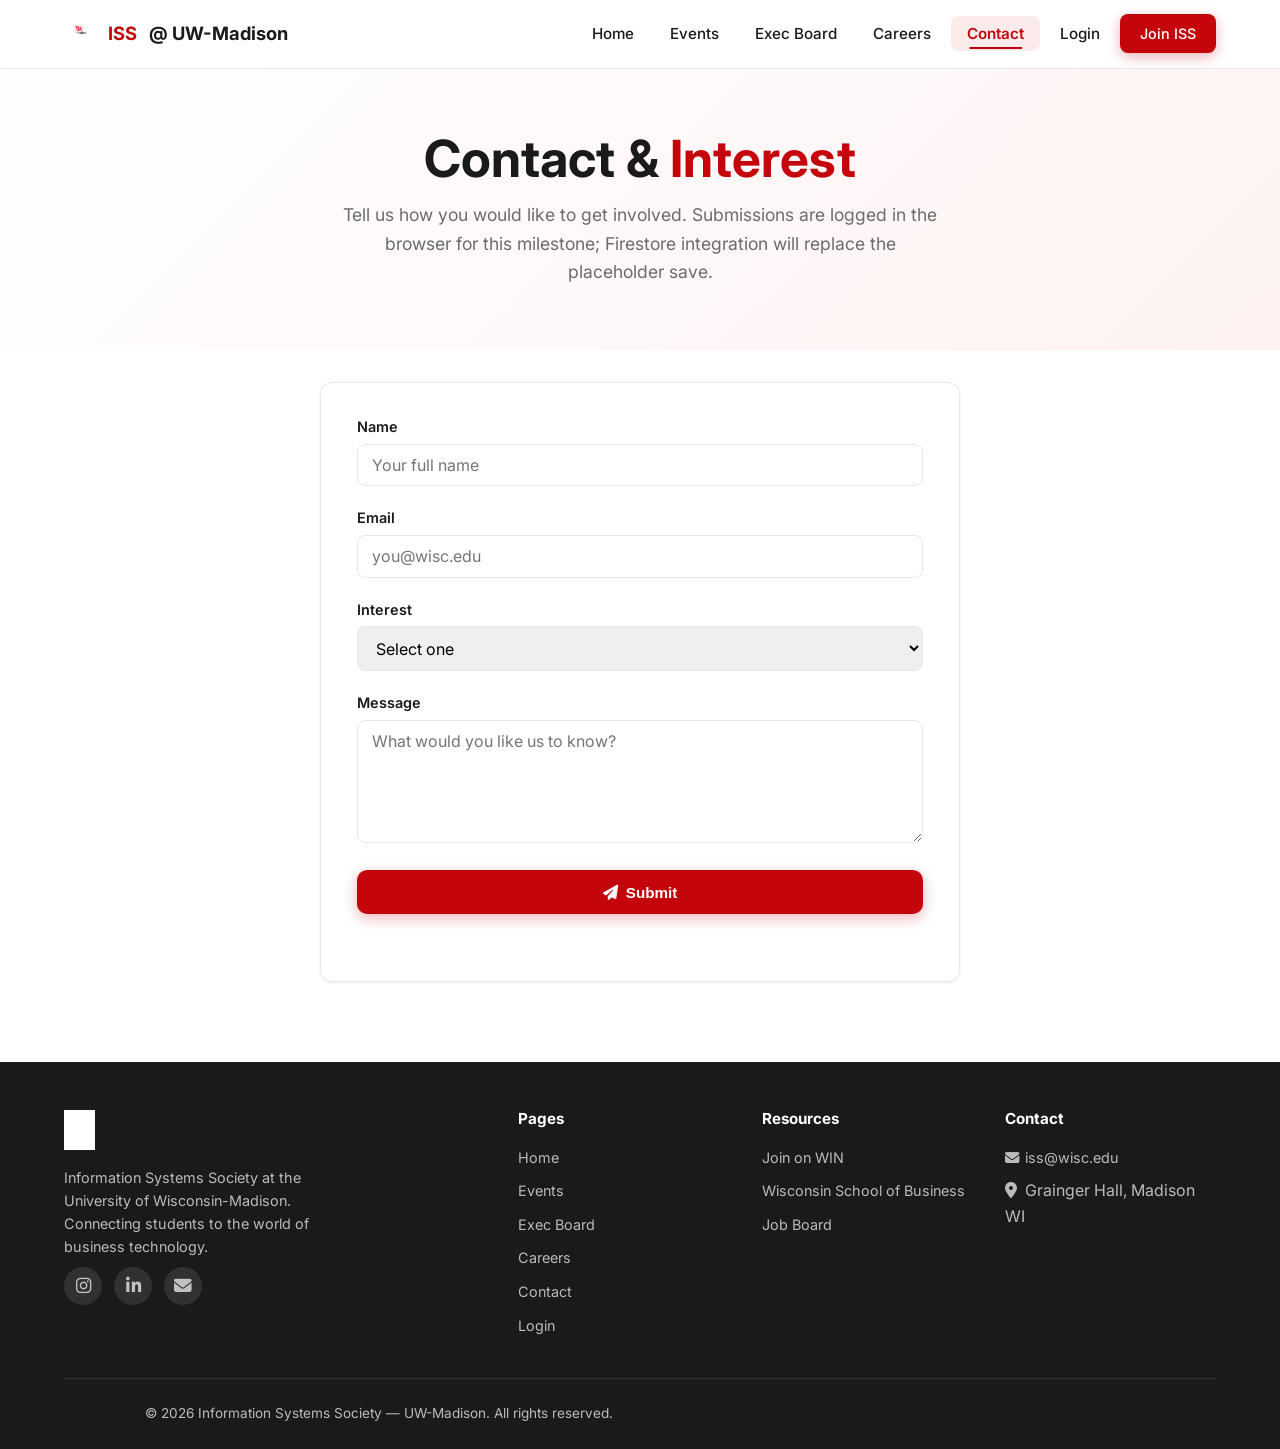
<file: contact.html>
<!DOCTYPE html>
<html lang="en">
<head>
  <meta charset="UTF-8">
  <meta name="viewport" content="width=device-width, initial-scale=1.0">
  <title>Contact &amp; Interest | ISS @ UW-Madison</title>
  <link rel="icon" href="ISS logo.jpg" type="image/jpeg">
  <link rel="preconnect" href="https://fonts.googleapis.com">
  <link rel="preconnect" href="https://fonts.gstatic.com" crossorigin>
  <link href="https://fonts.googleapis.com/css2?family=Inter:wght@400;500;600;700;800&display=swap" rel="stylesheet">
  <link rel="stylesheet" href="https://cdnjs.cloudflare.com/ajax/libs/font-awesome/6.5.1/css/all.min.css">
  <link rel="stylesheet" href="styles.css">
</head>
<body>

  <nav class="navbar" id="navbar">
    <div class="container nav-inner">
      <a href="index.html" class="nav-brand">
        <img src="ISS logo.jpg" alt="ISS Logo">
        <span>ISS</span> @ UW-Madison
      </a>
      <ul class="nav-links" id="navLinks">
        <li><a href="index.html">Home</a></li>
        <li><a href="events.html">Events</a></li>
        <li><a href="exec-board.html">Exec Board</a></li>
        <li><a href="careers.html">Careers</a></li>
        <li><a href="contact.html" class="active">Contact</a></li>
        <li><a href="login.html">Login</a></li>
        <li><a href="https://win.wisc.edu/organization/iss" target="_blank" class="btn btn-primary" style="padding: 0.5rem 1.25rem; font-size: 0.9rem;">Join ISS</a></li>
      </ul>
      <button class="hamburger" id="hamburger" aria-label="Toggle navigation">
        <span></span><span></span><span></span>
      </button>
    </div>
  </nav>

  <section class="page-hero">
    <div class="container">
      <h1>Contact &amp; <span>Interest</span></h1>
      <p>Tell us how you would like to get involved. Submissions are logged in the browser for this milestone; Firestore integration will replace the placeholder save.</p>
    </div>
  </section>

  <section class="form-section">
    <div class="container">
      <div class="form-card reveal-up">
        <form id="interestForm" novalidate>
          <div class="form-row">
            <label for="fullName">Name</label>
            <input type="text" id="fullName" name="name" required autocomplete="name" placeholder="Your full name">
          </div>
          <div class="form-row">
            <label for="email">Email</label>
            <input type="email" id="email" name="email" required autocomplete="email" placeholder="you@wisc.edu">
          </div>
          <div class="form-row">
            <label for="interest">Interest</label>
            <select id="interest" name="interest" required>
              <option value="">Select one</option>
              <option value="membership">Membership / joining ISS</option>
              <option value="events">Events &amp; programming</option>
              <option value="speaking">Speaking / company visit</option>
              <option value="sponsorship">Sponsorship</option>
              <option value="alumni">Alumni &amp; mentorship</option>
              <option value="other">Other</option>
            </select>
          </div>
          <div class="form-row">
            <label for="message">Message</label>
            <textarea id="message" name="message" rows="5" required placeholder="What would you like us to know?"></textarea>
          </div>
          <button type="submit" class="btn btn-primary" style="width:100%; justify-content:center;">
            <i class="fas fa-paper-plane"></i> Submit
          </button>
        </form>
        <p id="formStatus" class="form-status" role="status" aria-live="polite"></p>
      </div>
    </div>
  </section>

  <footer class="footer">
    <div class="container">
      <div class="footer-grid">
        <div class="footer-brand">
          <img src="ISS logo.jpg" alt="ISS Logo">
          <p>Information Systems Society at the University of Wisconsin-Madison. Connecting students to the world of business technology.</p>
          <div class="footer-social">
            <a href="#" aria-label="Instagram"><i class="fab fa-instagram"></i></a>
            <a href="#" aria-label="LinkedIn"><i class="fab fa-linkedin-in"></i></a>
            <a href="#" aria-label="Email"><i class="fas fa-envelope"></i></a>
          </div>
        </div>
        <div>
          <h4>Pages</h4>
          <ul>
            <li><a href="index.html">Home</a></li>
            <li><a href="events.html">Events</a></li>
            <li><a href="exec-board.html">Exec Board</a></li>
            <li><a href="careers.html">Careers</a></li>
            <li><a href="contact.html">Contact</a></li>
            <li><a href="login.html">Login</a></li>
          </ul>
        </div>
        <div>
          <h4>Resources</h4>
          <ul>
            <li><a href="https://win.wisc.edu/organization/iss" target="_blank">Join on WIN</a></li>
            <li><a href="https://business.wisc.edu" target="_blank">Wisconsin School of Business</a></li>
            <li><a href="careers.html">Job Board</a></li>
          </ul>
        </div>
        <div>
          <h4>Contact</h4>
          <ul>
            <li><a href="mailto:iss@wisc.edu"><i class="fas fa-envelope" style="width:16px;"></i> iss@wisc.edu</a></li>
            <li><i class="fas fa-map-marker-alt" style="width:16px;"></i> Grainger Hall, Madison WI</li>
          </ul>
        </div>
      </div>
      <div class="footer-bottom">
        <p>&copy; 2026 Information Systems Society &mdash; UW-Madison. All rights reserved.</p>
      </div>
    </div>
  </footer>

  <script>
    window.addEventListener('scroll', function () {
      document.getElementById('navbar').classList.toggle('scrolled', window.scrollY > 20);
    });
    document.getElementById('hamburger').addEventListener('click', function () {
      document.getElementById('navLinks').classList.toggle('open');
    });
    document.querySelectorAll('.nav-links a').forEach(function (link) {
      link.addEventListener('click', function () {
        document.getElementById('navLinks').classList.remove('open');
      });
    });

    document.getElementById('interestForm').addEventListener('submit', function (e) {
      e.preventDefault();
      var status = document.getElementById('formStatus');
      var name = document.getElementById('fullName').value.trim();
      var email = document.getElementById('email').value.trim();
      var interest = document.getElementById('interest').value;
      var message = document.getElementById('message').value.trim();
      if (!name || !email || !interest || !message) {
        status.textContent = 'Please fill out every field.';
        status.className = 'form-status form-status-error';
        return;
      }
      var payload = {
        name: name,
        email: email,
        interest: interest,
        message: message,
        submittedAt: new Date().toISOString()
      };
      // Milestone: replace with Firestore, e.g. addDoc(collection(db, 'interestForms'), payload)
      console.log('Firestore-ready payload:', payload);
      try {
        var key = 'issInterestDrafts';
        var prev = JSON.parse(localStorage.getItem(key) || '[]');
        prev.push(payload);
        localStorage.setItem(key, JSON.stringify(prev));
      } catch (err) {
        console.warn('localStorage backup failed', err);
      }
      status.textContent = 'Thanks — we received your message. (Demo: data is also logged to the console for Firestore wiring.)';
      status.className = 'form-status form-status-ok';
      document.getElementById('interestForm').reset();
    });
  </script>
  <script src="animations.js"></script>
</body>
</html>
</file>
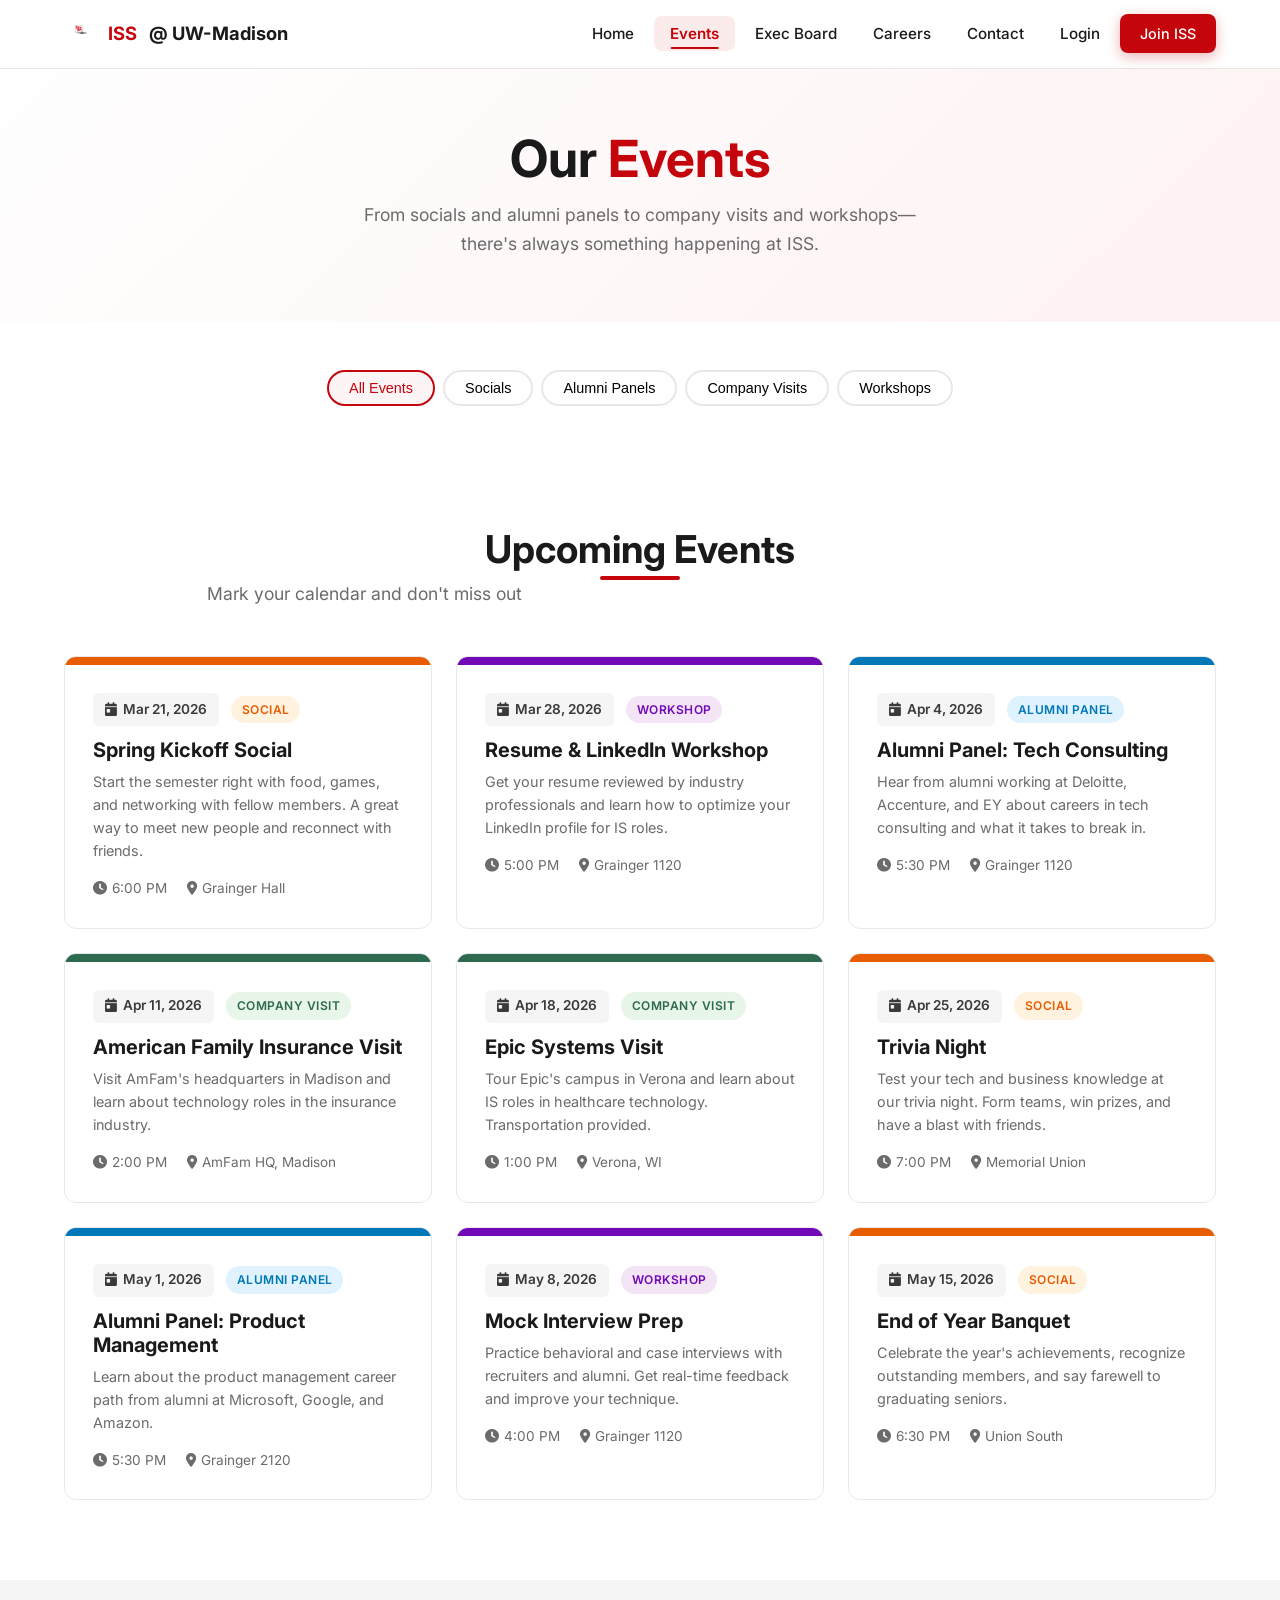
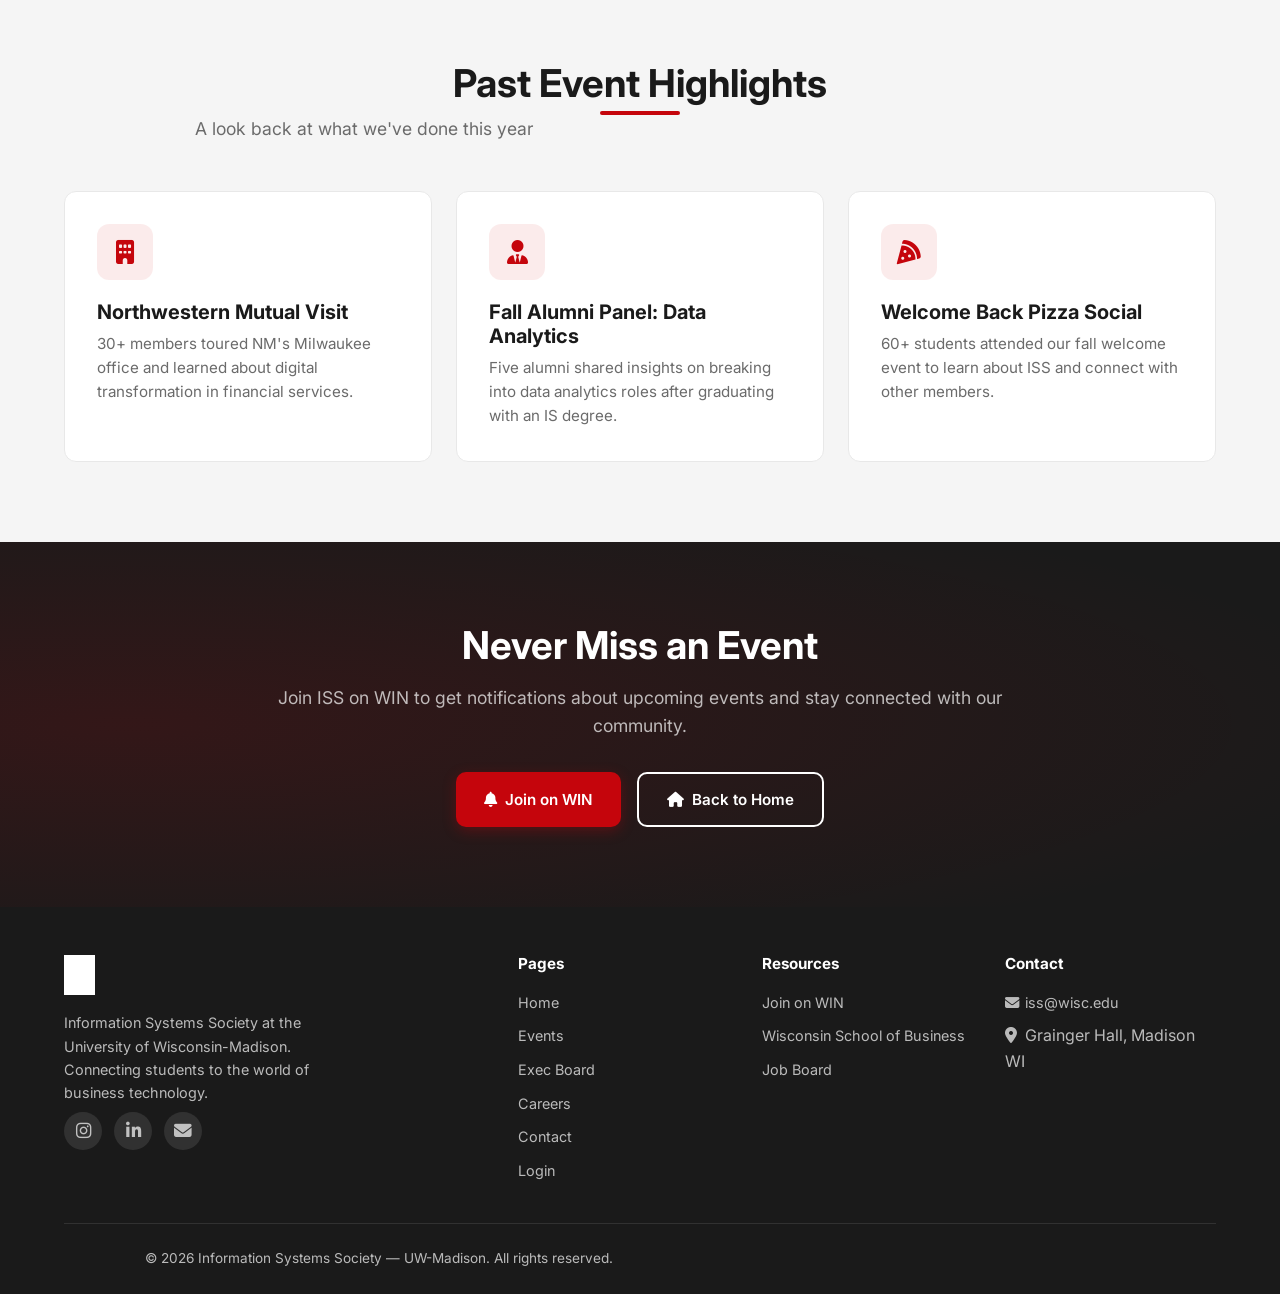
<file: events.html>
<!DOCTYPE html>
<html lang="en">
<head>
  <meta charset="UTF-8">
  <meta name="viewport" content="width=device-width, initial-scale=1.0">
  <title>Events | ISS @ UW-Madison</title>
  <link rel="icon" href="ISS logo.jpg" type="image/jpeg">
  <link rel="preconnect" href="https://fonts.googleapis.com">
  <link rel="preconnect" href="https://fonts.gstatic.com" crossorigin>
  <link href="https://fonts.googleapis.com/css2?family=Inter:wght@400;500;600;700;800&display=swap" rel="stylesheet">
  <link rel="stylesheet" href="https://cdnjs.cloudflare.com/ajax/libs/font-awesome/6.5.1/css/all.min.css">
  <link rel="stylesheet" href="styles.css">
</head>
<body>

  <!-- Navigation -->
  <nav class="navbar" id="navbar">
    <div class="container nav-inner">
      <a href="index.html" class="nav-brand">
        <img src="ISS logo.jpg" alt="ISS Logo">
        <span>ISS</span> @ UW-Madison
      </a>
      <ul class="nav-links" id="navLinks">
        <li><a href="index.html">Home</a></li>
        <li><a href="events.html" class="active">Events</a></li>
        <li><a href="exec-board.html">Exec Board</a></li>
        <li><a href="careers.html">Careers</a></li>
        <li><a href="contact.html">Contact</a></li>
        <li><a href="login.html">Login</a></li>
        <li><a href="https://win.wisc.edu/organization/iss" target="_blank" class="btn btn-primary" style="padding: 0.5rem 1.25rem; font-size: 0.9rem;">Join ISS</a></li>
      </ul>
      <button class="hamburger" id="hamburger" aria-label="Toggle navigation">
        <span></span><span></span><span></span>
      </button>
    </div>
  </nav>

  <!-- Page Hero -->
  <section class="page-hero">
    <div class="container">
      <h1>Our <span>Events</span></h1>
      <p>From socials and alumni panels to company visits and workshops&mdash;there's always something happening at ISS.</p>
    </div>
  </section>

  <!-- Filter Tabs -->
  <section style="padding-top: 3rem; padding-bottom: 0;">
    <div class="container">
      <div class="filter-tabs">
        <button class="filter-tab active" data-filter="all">All Events</button>
        <button class="filter-tab" data-filter="social">Socials</button>
        <button class="filter-tab" data-filter="alumni">Alumni Panels</button>
        <button class="filter-tab" data-filter="company">Company Visits</button>
        <button class="filter-tab" data-filter="workshop">Workshops</button>
      </div>
    </div>
  </section>

  <!-- Upcoming Events -->
  <section>
    <div class="container">
      <div class="section-header reveal-up">
        <h2>Upcoming Events</h2>
        <p class="section-subtitle">Mark your calendar and don't miss out</p>
      </div>
      <div class="grid-3" id="eventsGrid">

        <div class="event-card" data-type="social">
          <div class="event-card-banner social"></div>
          <div class="event-card-body">
            <span class="event-date"><i class="fas fa-calendar-day"></i> Mar 21, 2026</span>
            <span class="event-tag tag-social">Social</span>
            <h3>Spring Kickoff Social</h3>
            <p>Start the semester right with food, games, and networking with fellow members. A great way to meet new people and reconnect with friends.</p>
            <div class="event-meta">
              <span><i class="fas fa-clock"></i> 6:00 PM</span>
              <span><i class="fas fa-map-marker-alt"></i> Grainger Hall</span>
            </div>
          </div>
        </div>

        <div class="event-card" data-type="workshop">
          <div class="event-card-banner workshop"></div>
          <div class="event-card-body">
            <span class="event-date"><i class="fas fa-calendar-day"></i> Mar 28, 2026</span>
            <span class="event-tag tag-workshop">Workshop</span>
            <h3>Resume &amp; LinkedIn Workshop</h3>
            <p>Get your resume reviewed by industry professionals and learn how to optimize your LinkedIn profile for IS roles.</p>
            <div class="event-meta">
              <span><i class="fas fa-clock"></i> 5:00 PM</span>
              <span><i class="fas fa-map-marker-alt"></i> Grainger 1120</span>
            </div>
          </div>
        </div>

        <div class="event-card" data-type="alumni">
          <div class="event-card-banner alumni"></div>
          <div class="event-card-body">
            <span class="event-date"><i class="fas fa-calendar-day"></i> Apr 4, 2026</span>
            <span class="event-tag tag-alumni">Alumni Panel</span>
            <h3>Alumni Panel: Tech Consulting</h3>
            <p>Hear from alumni working at Deloitte, Accenture, and EY about careers in tech consulting and what it takes to break in.</p>
            <div class="event-meta">
              <span><i class="fas fa-clock"></i> 5:30 PM</span>
              <span><i class="fas fa-map-marker-alt"></i> Grainger 1120</span>
            </div>
          </div>
        </div>

        <div class="event-card" data-type="company">
          <div class="event-card-banner company"></div>
          <div class="event-card-body">
            <span class="event-date"><i class="fas fa-calendar-day"></i> Apr 11, 2026</span>
            <span class="event-tag tag-company">Company Visit</span>
            <h3>American Family Insurance Visit</h3>
            <p>Visit AmFam's headquarters in Madison and learn about technology roles in the insurance industry.</p>
            <div class="event-meta">
              <span><i class="fas fa-clock"></i> 2:00 PM</span>
              <span><i class="fas fa-map-marker-alt"></i> AmFam HQ, Madison</span>
            </div>
          </div>
        </div>

        <div class="event-card" data-type="company">
          <div class="event-card-banner company"></div>
          <div class="event-card-body">
            <span class="event-date"><i class="fas fa-calendar-day"></i> Apr 18, 2026</span>
            <span class="event-tag tag-company">Company Visit</span>
            <h3>Epic Systems Visit</h3>
            <p>Tour Epic's campus in Verona and learn about IS roles in healthcare technology. Transportation provided.</p>
            <div class="event-meta">
              <span><i class="fas fa-clock"></i> 1:00 PM</span>
              <span><i class="fas fa-map-marker-alt"></i> Verona, WI</span>
            </div>
          </div>
        </div>

        <div class="event-card" data-type="social">
          <div class="event-card-banner social"></div>
          <div class="event-card-body">
            <span class="event-date"><i class="fas fa-calendar-day"></i> Apr 25, 2026</span>
            <span class="event-tag tag-social">Social</span>
            <h3>Trivia Night</h3>
            <p>Test your tech and business knowledge at our trivia night. Form teams, win prizes, and have a blast with friends.</p>
            <div class="event-meta">
              <span><i class="fas fa-clock"></i> 7:00 PM</span>
              <span><i class="fas fa-map-marker-alt"></i> Memorial Union</span>
            </div>
          </div>
        </div>

        <div class="event-card" data-type="alumni">
          <div class="event-card-banner alumni"></div>
          <div class="event-card-body">
            <span class="event-date"><i class="fas fa-calendar-day"></i> May 1, 2026</span>
            <span class="event-tag tag-alumni">Alumni Panel</span>
            <h3>Alumni Panel: Product Management</h3>
            <p>Learn about the product management career path from alumni at Microsoft, Google, and Amazon.</p>
            <div class="event-meta">
              <span><i class="fas fa-clock"></i> 5:30 PM</span>
              <span><i class="fas fa-map-marker-alt"></i> Grainger 2120</span>
            </div>
          </div>
        </div>

        <div class="event-card" data-type="workshop">
          <div class="event-card-banner workshop"></div>
          <div class="event-card-body">
            <span class="event-date"><i class="fas fa-calendar-day"></i> May 8, 2026</span>
            <span class="event-tag tag-workshop">Workshop</span>
            <h3>Mock Interview Prep</h3>
            <p>Practice behavioral and case interviews with recruiters and alumni. Get real-time feedback and improve your technique.</p>
            <div class="event-meta">
              <span><i class="fas fa-clock"></i> 4:00 PM</span>
              <span><i class="fas fa-map-marker-alt"></i> Grainger 1120</span>
            </div>
          </div>
        </div>

        <div class="event-card" data-type="social">
          <div class="event-card-banner social"></div>
          <div class="event-card-body">
            <span class="event-date"><i class="fas fa-calendar-day"></i> May 15, 2026</span>
            <span class="event-tag tag-social">Social</span>
            <h3>End of Year Banquet</h3>
            <p>Celebrate the year's achievements, recognize outstanding members, and say farewell to graduating seniors.</p>
            <div class="event-meta">
              <span><i class="fas fa-clock"></i> 6:30 PM</span>
              <span><i class="fas fa-map-marker-alt"></i> Union South</span>
            </div>
          </div>
        </div>

      </div>
    </div>
  </section>

  <!-- Past Events Section -->
  <section style="background: var(--gray-100);">
    <div class="container">
      <div class="section-header reveal-up">
        <h2>Past Event Highlights</h2>
        <p class="section-subtitle">A look back at what we've done this year</p>
      </div>
      <div class="grid-3">
        <div class="card">
          <div class="card-icon"><i class="fas fa-building"></i></div>
          <h3>Northwestern Mutual Visit</h3>
          <p>30+ members toured NM's Milwaukee office and learned about digital transformation in financial services.</p>
        </div>
        <div class="card">
          <div class="card-icon"><i class="fas fa-user-tie"></i></div>
          <h3>Fall Alumni Panel: Data Analytics</h3>
          <p>Five alumni shared insights on breaking into data analytics roles after graduating with an IS degree.</p>
        </div>
        <div class="card">
          <div class="card-icon"><i class="fas fa-pizza-slice"></i></div>
          <h3>Welcome Back Pizza Social</h3>
          <p>60+ students attended our fall welcome event to learn about ISS and connect with other members.</p>
        </div>
      </div>
    </div>
  </section>

  <!-- CTA -->
  <section class="cta-section">
    <div class="container reveal-scale">
      <h2>Never Miss an Event</h2>
      <p>Join ISS on WIN to get notifications about upcoming events and stay connected with our community.</p>
      <div class="btn-group" style="justify-content: center;">
        <a href="https://win.wisc.edu/organization/iss" target="_blank" class="btn btn-primary">
          <i class="fas fa-bell"></i> Join on WIN
        </a>
        <a href="index.html" class="btn btn-outline" style="border-color: white; color: white;">
          <i class="fas fa-home"></i> Back to Home
        </a>
      </div>
    </div>
  </section>

  <!-- Footer -->
  <footer class="footer">
    <div class="container">
      <div class="footer-grid">
        <div class="footer-brand">
          <img src="ISS logo.jpg" alt="ISS Logo">
          <p>Information Systems Society at the University of Wisconsin-Madison. Connecting students to the world of business technology.</p>
          <div class="footer-social">
            <a href="#" aria-label="Instagram"><i class="fab fa-instagram"></i></a>
            <a href="#" aria-label="LinkedIn"><i class="fab fa-linkedin-in"></i></a>
            <a href="#" aria-label="Email"><i class="fas fa-envelope"></i></a>
          </div>
        </div>
        <div>
          <h4>Pages</h4>
          <ul>
            <li><a href="index.html">Home</a></li>
            <li><a href="events.html">Events</a></li>
            <li><a href="exec-board.html">Exec Board</a></li>
            <li><a href="careers.html">Careers</a></li>
            <li><a href="contact.html">Contact</a></li>
            <li><a href="login.html">Login</a></li>
          </ul>
        </div>
        <div>
          <h4>Resources</h4>
          <ul>
            <li><a href="https://win.wisc.edu/organization/iss" target="_blank">Join on WIN</a></li>
            <li><a href="https://business.wisc.edu" target="_blank">Wisconsin School of Business</a></li>
            <li><a href="careers.html">Job Board</a></li>
          </ul>
        </div>
        <div>
          <h4>Contact</h4>
          <ul>
            <li><a href="mailto:iss@wisc.edu"><i class="fas fa-envelope" style="width:16px;"></i> iss@wisc.edu</a></li>
            <li><i class="fas fa-map-marker-alt" style="width:16px;"></i> Grainger Hall, Madison WI</li>
          </ul>
        </div>
      </div>
      <div class="footer-bottom">
        <p>&copy; 2026 Information Systems Society &mdash; UW-Madison. All rights reserved.</p>
      </div>
    </div>
  </footer>

  <script>
    // Navbar scroll effect
    window.addEventListener('scroll', () => {
      document.getElementById('navbar').classList.toggle('scrolled', window.scrollY > 20);
    });

    // Mobile menu toggle
    document.getElementById('hamburger').addEventListener('click', () => {
      document.getElementById('navLinks').classList.toggle('open');
    });
    document.querySelectorAll('.nav-links a').forEach(link => {
      link.addEventListener('click', () => {
        document.getElementById('navLinks').classList.remove('open');
      });
    });

    // Event filter tabs
    const filterTabs = document.querySelectorAll('.filter-tab');
    const eventCards = document.querySelectorAll('.event-card');

    filterTabs.forEach(tab => {
      tab.addEventListener('click', () => {
        filterTabs.forEach(t => t.classList.remove('active'));
        tab.classList.add('active');

        const filter = tab.dataset.filter;

        eventCards.forEach(card => {
          if (filter === 'all' || card.dataset.type === filter) {
            card.style.display = '';
          } else {
            card.style.display = 'none';
          }
        });
      });
    });

    // Glow follow cursor on cards
    document.querySelectorAll('.card, .event-card, .member-card, .resource-card, .job-card').forEach(card => {
      card.addEventListener('mousemove', (e) => {
        const rect = card.getBoundingClientRect();
        card.style.setProperty('--mouse-x', ((e.clientX - rect.left) / rect.width * 100) + '%');
        card.style.setProperty('--mouse-y', ((e.clientY - rect.top) / rect.height * 100) + '%');
      });
    });
  </script>
  <script src="animations.js"></script>

</body>
</html>
</file>
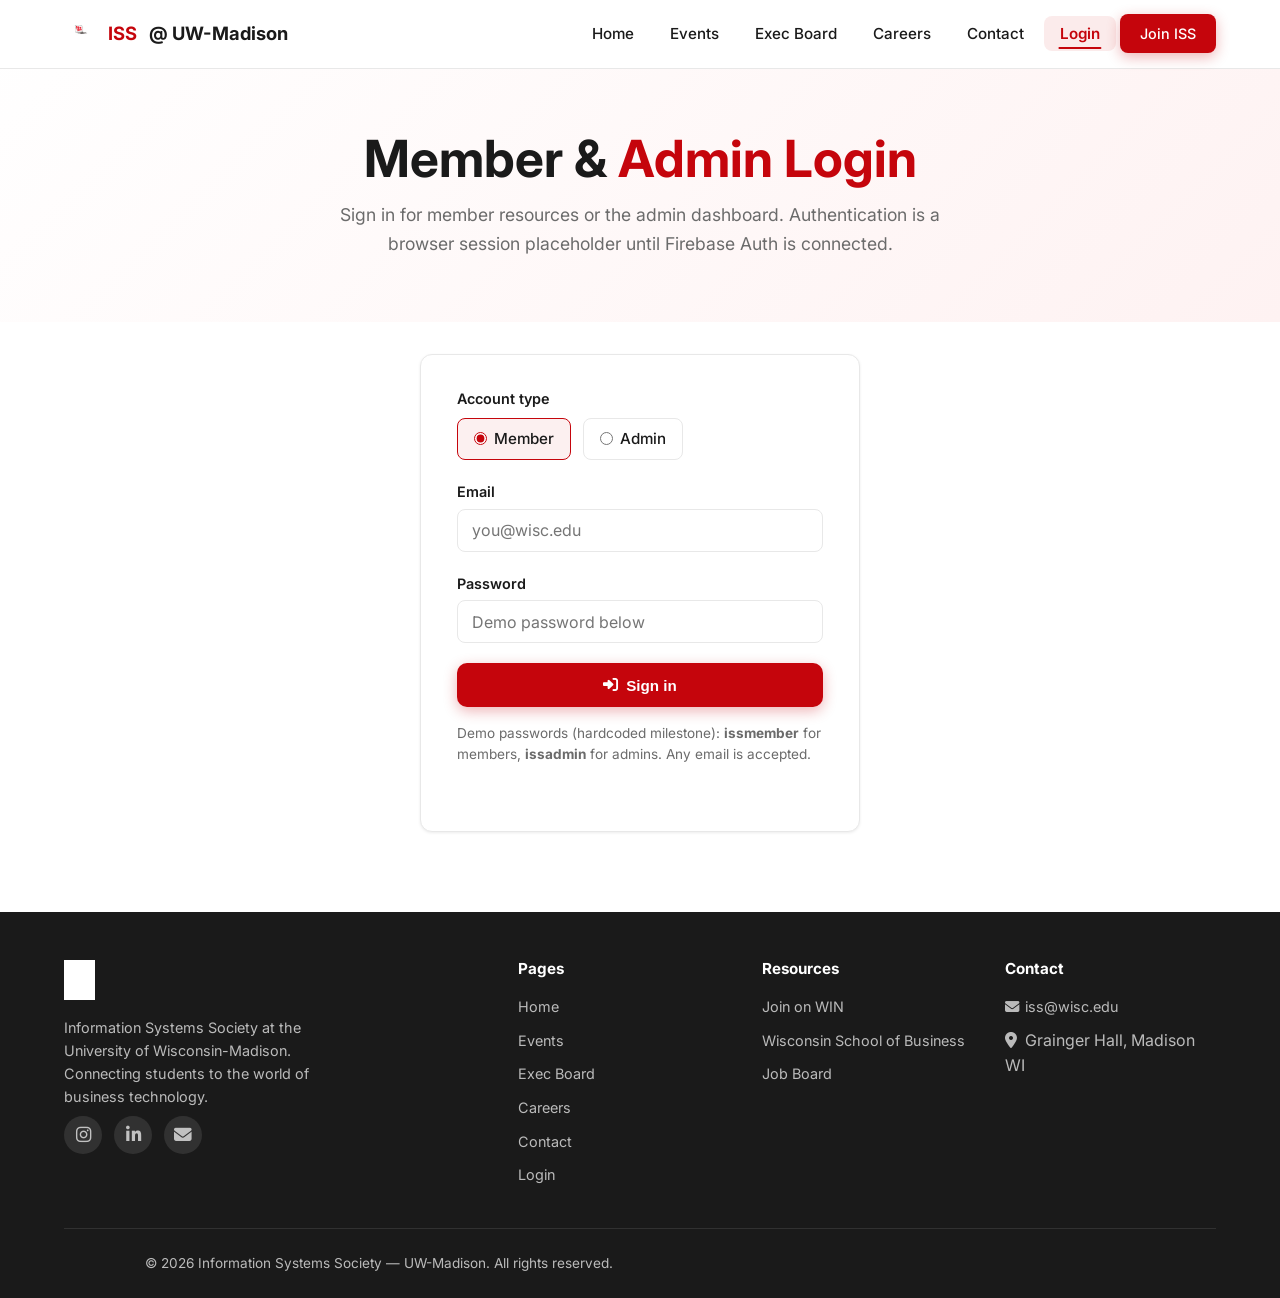
<file: login.html>
<!DOCTYPE html>
<html lang="en">
<head>
  <meta charset="UTF-8">
  <meta name="viewport" content="width=device-width, initial-scale=1.0">
  <title>Login | ISS @ UW-Madison</title>
  <link rel="icon" href="ISS logo.jpg" type="image/jpeg">
  <link rel="preconnect" href="https://fonts.googleapis.com">
  <link rel="preconnect" href="https://fonts.gstatic.com" crossorigin>
  <link href="https://fonts.googleapis.com/css2?family=Inter:wght@400;500;600;700;800&display=swap" rel="stylesheet">
  <link rel="stylesheet" href="https://cdnjs.cloudflare.com/ajax/libs/font-awesome/6.5.1/css/all.min.css">
  <link rel="stylesheet" href="styles.css">
</head>
<body>

  <nav class="navbar" id="navbar">
    <div class="container nav-inner">
      <a href="index.html" class="nav-brand">
        <img src="ISS logo.jpg" alt="ISS Logo">
        <span>ISS</span> @ UW-Madison
      </a>
      <ul class="nav-links" id="navLinks">
        <li><a href="index.html">Home</a></li>
        <li><a href="events.html">Events</a></li>
        <li><a href="exec-board.html">Exec Board</a></li>
        <li><a href="careers.html">Careers</a></li>
        <li><a href="contact.html">Contact</a></li>
        <li><a href="login.html" class="active">Login</a></li>
        <li><a href="https://win.wisc.edu/organization/iss" target="_blank" class="btn btn-primary" style="padding: 0.5rem 1.25rem; font-size: 0.9rem;">Join ISS</a></li>
      </ul>
      <button class="hamburger" id="hamburger" aria-label="Toggle navigation">
        <span></span><span></span><span></span>
      </button>
    </div>
  </nav>

  <section class="page-hero">
    <div class="container">
      <h1>Member &amp; <span>Admin Login</span></h1>
      <p>Sign in for member resources or the admin dashboard. Authentication is a browser session placeholder until Firebase Auth is connected.</p>
    </div>
  </section>

  <section class="form-section">
    <div class="container">
      <div class="form-card form-card-narrow reveal-up">
        <form id="loginForm" novalidate>
          <fieldset class="role-fieldset">
            <legend class="role-legend">Account type</legend>
            <div class="role-toggle">
              <label class="role-option">
                <input type="radio" name="role" value="member" checked>
                <span>Member</span>
              </label>
              <label class="role-option">
                <input type="radio" name="role" value="admin">
                <span>Admin</span>
              </label>
            </div>
          </fieldset>
          <div class="form-row">
            <label for="loginEmail">Email</label>
            <input type="email" id="loginEmail" name="email" required autocomplete="username" placeholder="you@wisc.edu">
          </div>
          <div class="form-row">
            <label for="loginPassword">Password</label>
            <input type="password" id="loginPassword" name="password" required autocomplete="current-password" placeholder="Demo password below">
          </div>
          <button type="submit" class="btn btn-primary" style="width:100%; justify-content:center;">
            <i class="fas fa-right-to-bracket"></i> Sign in
          </button>
        </form>
        <p class="form-hint">Demo passwords (hardcoded milestone): <strong>issmember</strong> for members, <strong>issadmin</strong> for admins. Any email is accepted.</p>
        <p id="loginStatus" class="form-status" role="alert"></p>
      </div>
    </div>
  </section>

  <footer class="footer">
    <div class="container">
      <div class="footer-grid">
        <div class="footer-brand">
          <img src="ISS logo.jpg" alt="ISS Logo">
          <p>Information Systems Society at the University of Wisconsin-Madison. Connecting students to the world of business technology.</p>
          <div class="footer-social">
            <a href="#" aria-label="Instagram"><i class="fab fa-instagram"></i></a>
            <a href="#" aria-label="LinkedIn"><i class="fab fa-linkedin-in"></i></a>
            <a href="#" aria-label="Email"><i class="fas fa-envelope"></i></a>
          </div>
        </div>
        <div>
          <h4>Pages</h4>
          <ul>
            <li><a href="index.html">Home</a></li>
            <li><a href="events.html">Events</a></li>
            <li><a href="exec-board.html">Exec Board</a></li>
            <li><a href="careers.html">Careers</a></li>
            <li><a href="contact.html">Contact</a></li>
            <li><a href="login.html">Login</a></li>
          </ul>
        </div>
        <div>
          <h4>Resources</h4>
          <ul>
            <li><a href="https://win.wisc.edu/organization/iss" target="_blank">Join on WIN</a></li>
            <li><a href="https://business.wisc.edu" target="_blank">Wisconsin School of Business</a></li>
            <li><a href="careers.html">Job Board</a></li>
          </ul>
        </div>
        <div>
          <h4>Contact</h4>
          <ul>
            <li><a href="mailto:iss@wisc.edu"><i class="fas fa-envelope" style="width:16px;"></i> iss@wisc.edu</a></li>
            <li><i class="fas fa-map-marker-alt" style="width:16px;"></i> Grainger Hall, Madison WI</li>
          </ul>
        </div>
      </div>
      <div class="footer-bottom">
        <p>&copy; 2026 Information Systems Society &mdash; UW-Madison. All rights reserved.</p>
      </div>
    </div>
  </footer>

  <script src="auth.js"></script>
  <script>
    window.addEventListener('scroll', function () {
      document.getElementById('navbar').classList.toggle('scrolled', window.scrollY > 20);
    });
    document.getElementById('hamburger').addEventListener('click', function () {
      document.getElementById('navLinks').classList.toggle('open');
    });
    document.querySelectorAll('.nav-links a').forEach(function (link) {
      link.addEventListener('click', function () {
        document.getElementById('navLinks').classList.remove('open');
      });
    });

    document.getElementById('loginForm').addEventListener('submit', function (e) {
      e.preventDefault();
      var status = document.getElementById('loginStatus');
      var role = document.querySelector('input[name="role"]:checked').value;
      var email = document.getElementById('loginEmail').value.trim();
      var password = document.getElementById('loginPassword').value;
      status.textContent = '';
      status.className = 'form-status';
      if (!email) {
        status.textContent = 'Enter your email.';
        status.className = 'form-status form-status-error';
        return;
      }
      if (role === 'admin' && password !== 'issadmin') {
        status.textContent = 'Incorrect admin password.';
        status.className = 'form-status form-status-error';
        return;
      }
      if (role === 'member' && password !== 'issmember') {
        status.textContent = 'Incorrect member password.';
        status.className = 'form-status form-status-error';
        return;
      }
      issAuth.set(role, email);
      var params = new URLSearchParams(location.search);
      var next = params.get('next');
      if (next && next !== 'login.html' && !next.startsWith('http')) {
        location.href = next;
        return;
      }
      location.href = role === 'admin' ? 'admin-dashboard.html' : 'index.html';
    });
  </script>
  <script src="animations.js"></script>
</body>
</html>
</file>
<file: styles.css>
/* ===== CSS Reset & Base ===== */
*, *::before, *::after {
  margin: 0;
  padding: 0;
  box-sizing: border-box;
}

:root {
  --uw-red: #c5050c;
  --uw-dark-red: #9b0000;
  --uw-white: #ffffff;
  --dark: #1a1a1a;
  --gray-100: #f5f5f5;
  --gray-200: #e8e8e8;
  --gray-300: #d1d1d1;
  --gray-500: #6b6b6b;
  --gray-700: #3a3a3a;
  --shadow-sm: 0 1px 3px rgba(0,0,0,0.08);
  --shadow-md: 0 4px 12px rgba(0,0,0,0.1);
  --shadow-lg: 0 8px 30px rgba(0,0,0,0.12);
  --radius: 12px;
  --transition: 0.3s ease;
}

html {
  scroll-behavior: smooth;
}

body {
  font-family: 'Inter', 'Segoe UI', system-ui, -apple-system, sans-serif;
  color: var(--dark);
  background: var(--uw-white);
  line-height: 1.6;
}

a {
  text-decoration: none;
  color: inherit;
}

img {
  max-width: 100%;
  display: block;
}

/* ===== Typography ===== */
h1, h2, h3, h4 {
  line-height: 1.2;
  font-weight: 700;
}

h1 { font-size: clamp(2rem, 5vw, 3.2rem); }
h2 { font-size: clamp(1.6rem, 3.5vw, 2.4rem); }
h3 { font-size: 1.25rem; }
h4 { font-size: 1.1rem; }

p { max-width: 70ch; }

.section-subtitle {
  color: var(--gray-500);
  font-size: 1.1rem;
  margin-top: 0.5rem;
  max-width: 600px;
}

/* ===== Layout ===== */
.container {
  width: 90%;
  max-width: 1200px;
  margin: 0 auto;
}

section {
  padding: 5rem 0;
}

.section-header {
  text-align: center;
  margin-bottom: 3rem;
}

.section-header h2 {
  position: relative;
  display: inline-block;
}

.section-header h2::after {
  content: '';
  position: absolute;
  bottom: -8px;
  left: 50%;
  transform: translateX(-50%);
  width: 60px;
  height: 4px;
  background: var(--uw-red);
  border-radius: 2px;
}

/* ===== Navigation ===== */
.navbar {
  position: fixed;
  top: 0;
  left: 0;
  right: 0;
  z-index: 1000;
  background: rgba(255, 255, 255, 0.97);
  backdrop-filter: blur(10px);
  border-bottom: 1px solid var(--gray-200);
  transition: box-shadow var(--transition);
}

.navbar.scrolled {
  box-shadow: var(--shadow-md);
}

.nav-inner {
  display: flex;
  align-items: center;
  justify-content: space-between;
  padding: 0.8rem 0;
}

.nav-brand {
  display: flex;
  align-items: center;
  gap: 0.75rem;
  font-weight: 700;
  font-size: 1.15rem;
}

.nav-brand img {
  height: 42px;
  width: auto;
}

.nav-brand span {
  color: var(--uw-red);
}

.nav-links {
  display: flex;
  align-items: center;
  gap: 0.25rem;
  list-style: none;
}

.nav-links a {
  padding: 0.5rem 1rem;
  border-radius: 8px;
  font-weight: 500;
  font-size: 0.95rem;
  transition: background var(--transition), color var(--transition);
}

.nav-links a:hover,
.nav-links a.active {
  background: rgba(197, 5, 12, 0.08);
  color: var(--uw-red);
}

.nav-links a.active {
  font-weight: 600;
}

.hamburger {
  display: none;
  flex-direction: column;
  gap: 5px;
  background: none;
  border: none;
  cursor: pointer;
  padding: 4px;
}

.hamburger span {
  width: 24px;
  height: 2.5px;
  background: var(--dark);
  border-radius: 2px;
  transition: var(--transition);
}

/* ===== Hero Section ===== */
.hero {
  min-height: 100vh;
  display: flex;
  align-items: center;
  position: relative;
  overflow: hidden;
  background: linear-gradient(135deg, #fff 0%, #fef2f2 100%);
}

.hero::before {
  content: '';
  position: absolute;
  top: -50%;
  right: -20%;
  width: 700px;
  height: 700px;
  background: radial-gradient(circle, rgba(197, 5, 12, 0.06) 0%, transparent 70%);
  border-radius: 50%;
}

.hero-content {
  display: grid;
  grid-template-columns: 1fr 1fr;
  align-items: center;
  gap: 4rem;
  padding-top: 5rem;
}

.hero-text h1 {
  margin-bottom: 1rem;
}

.hero-text h1 span {
  color: var(--uw-red);
}

.hero-text p {
  font-size: 1.15rem;
  color: var(--gray-500);
  margin-bottom: 2rem;
}

.hero-visual {
  display: flex;
  justify-content: center;
  align-items: center;
}

.hero-logo-wrapper {
  position: relative;
  width: 320px;
  height: 320px;
  display: flex;
  align-items: center;
  justify-content: center;
}

.hero-logo-wrapper::before {
  content: '';
  position: absolute;
  inset: 0;
  background: linear-gradient(135deg, rgba(197, 5, 12, 0.08), rgba(197, 5, 12, 0.03));
  border-radius: 50%;
  animation: pulse-ring 3s ease-in-out infinite;
}

.hero-logo-wrapper img {
  width: 220px;
  height: auto;
  position: relative;
  z-index: 1;
  filter: drop-shadow(0 4px 20px rgba(0,0,0,0.1));
}

@keyframes pulse-ring {
  0%, 100% { transform: scale(1); opacity: 1; }
  50% { transform: scale(1.05); opacity: 0.8; }
}

/* ===== Buttons ===== */
.btn {
  display: inline-flex;
  align-items: center;
  gap: 0.5rem;
  padding: 0.85rem 1.75rem;
  border-radius: 10px;
  font-weight: 600;
  font-size: 0.95rem;
  border: none;
  cursor: pointer;
  transition: all var(--transition);
}

.btn-primary {
  background: var(--uw-red);
  color: white;
  box-shadow: 0 4px 14px rgba(197, 5, 12, 0.3);
}

.btn-primary:hover {
  background: var(--uw-dark-red);
  transform: translateY(-2px);
  box-shadow: 0 6px 20px rgba(197, 5, 12, 0.4);
}

.btn-outline {
  background: transparent;
  color: var(--uw-red);
  border: 2px solid var(--uw-red);
}

.btn-outline:hover {
  background: var(--uw-red);
  color: white;
  transform: translateY(-2px);
}

.btn-group {
  display: flex;
  gap: 1rem;
  flex-wrap: wrap;
}

/* ===== Cards ===== */
.card {
  background: white;
  border-radius: var(--radius);
  border: 1px solid var(--gray-200);
  padding: 2rem;
  transition: all var(--transition);
}

.card:hover {
  border-color: transparent;
  box-shadow: var(--shadow-lg);
  transform: translateY(-4px);
}

.card-icon {
  width: 56px;
  height: 56px;
  border-radius: 12px;
  display: flex;
  align-items: center;
  justify-content: center;
  font-size: 1.5rem;
  margin-bottom: 1.25rem;
  background: rgba(197, 5, 12, 0.08);
  color: var(--uw-red);
}

.card h3 {
  margin-bottom: 0.5rem;
}

.card p {
  color: var(--gray-500);
  font-size: 0.95rem;
}

/* ===== Grid Layouts ===== */
.grid-3 {
  display: grid;
  grid-template-columns: repeat(3, 1fr);
  gap: 1.5rem;
}

.grid-4 {
  display: grid;
  grid-template-columns: repeat(4, 1fr);
  gap: 1.5rem;
}

.grid-2 {
  display: grid;
  grid-template-columns: repeat(2, 1fr);
  gap: 1.5rem;
}

/* ===== Stats Bar ===== */
.stats-bar {
  background: var(--uw-red);
  color: white;
  padding: 3rem 0;
}

.stats-grid {
  display: grid;
  grid-template-columns: repeat(4, 1fr);
  gap: 2rem;
  text-align: center;
}

.stat-item h3 {
  font-size: 2.2rem;
  margin-bottom: 0.25rem;
}

.stat-item p {
  opacity: 0.85;
  font-size: 0.95rem;
  max-width: none;
}

/* ===== About / Mission ===== */
.mission-grid {
  display: grid;
  grid-template-columns: 1fr 1fr;
  gap: 4rem;
  align-items: center;
}

.mission-text h2 {
  margin-bottom: 1rem;
}

.mission-text h2::after {
  display: none;
}

.mission-text p {
  color: var(--gray-500);
  margin-bottom: 1rem;
}

.mission-image {
  background: linear-gradient(135deg, rgba(197, 5, 12, 0.1), rgba(197, 5, 12, 0.03));
  border-radius: var(--radius);
  height: 360px;
  display: flex;
  align-items: center;
  justify-content: center;
  font-size: 4rem;
}

/* ===== Event Cards ===== */
.event-card {
  background: white;
  border-radius: var(--radius);
  border: 1px solid var(--gray-200);
  overflow: hidden;
  transition: all var(--transition);
}

.event-card:hover {
  box-shadow: var(--shadow-lg);
  transform: translateY(-4px);
  border-color: transparent;
}

.event-card-banner {
  height: 8px;
  background: var(--uw-red);
}

.event-card-banner.social { background: #e85d04; }
.event-card-banner.alumni { background: #0077b6; }
.event-card-banner.company { background: #2d6a4f; }
.event-card-banner.workshop { background: #7209b7; }

.event-card-body {
  padding: 1.75rem;
}

.event-date {
  display: inline-flex;
  align-items: center;
  gap: 0.4rem;
  background: var(--gray-100);
  padding: 0.35rem 0.75rem;
  border-radius: 6px;
  font-size: 0.85rem;
  font-weight: 600;
  color: var(--gray-700);
  margin-bottom: 0.75rem;
}

.event-tag {
  display: inline-block;
  padding: 0.25rem 0.65rem;
  border-radius: 20px;
  font-size: 0.75rem;
  font-weight: 600;
  text-transform: uppercase;
  letter-spacing: 0.5px;
  margin-bottom: 0.75rem;
  margin-left: 0.5rem;
}

.tag-social { background: #fff3e0; color: #e85d04; }
.tag-alumni { background: #e0f2fe; color: #0077b6; }
.tag-company { background: #e8f5e9; color: #2d6a4f; }
.tag-workshop { background: #f3e5f5; color: #7209b7; }

.event-card-body h3 {
  margin-bottom: 0.5rem;
}

.event-card-body p {
  color: var(--gray-500);
  font-size: 0.9rem;
  margin-bottom: 1rem;
}

.event-meta {
  display: flex;
  gap: 1.25rem;
  font-size: 0.85rem;
  color: var(--gray-500);
}

.event-meta span {
  display: flex;
  align-items: center;
  gap: 0.3rem;
}

/* ===== Exec Board Cards ===== */
.member-card {
  background: white;
  border-radius: var(--radius);
  border: 1px solid var(--gray-200);
  overflow: hidden;
  text-align: center;
  transition: all var(--transition);
}

.member-card:hover {
  box-shadow: var(--shadow-lg);
  transform: translateY(-4px);
  border-color: transparent;
}

.member-photo {
  width: 100%;
  aspect-ratio: 1;
  background: linear-gradient(135deg, var(--gray-100), var(--gray-200));
  display: flex;
  align-items: center;
  justify-content: center;
  font-size: 3.5rem;
  color: var(--gray-300);
  overflow: hidden;
}

.member-photo img {
  width: 100%;
  height: 100%;
  object-fit: cover;
}

.member-info {
  padding: 1.5rem;
}

.member-info h3 {
  margin-bottom: 0.15rem;
}

.member-role {
  color: var(--uw-red);
  font-weight: 600;
  font-size: 0.9rem;
  margin-bottom: 0.5rem;
}

.member-info p {
  font-size: 0.85rem;
  color: var(--gray-500);
}

.member-socials {
  display: flex;
  justify-content: center;
  gap: 0.75rem;
  margin-top: 0.75rem;
}

.member-socials a {
  width: 34px;
  height: 34px;
  border-radius: 50%;
  background: var(--gray-100);
  display: flex;
  align-items: center;
  justify-content: center;
  font-size: 0.85rem;
  color: var(--gray-500);
  transition: all var(--transition);
}

.member-socials a:hover {
  background: var(--uw-red);
  color: white;
}

/* ===== Careers Page ===== */
.job-card {
  background: white;
  border: 1px solid var(--gray-200);
  border-radius: var(--radius);
  padding: 1.75rem;
  transition: all var(--transition);
}

.job-card:hover {
  box-shadow: var(--shadow-lg);
  transform: translateY(-2px);
  border-color: transparent;
}

.job-header {
  display: flex;
  justify-content: space-between;
  align-items: flex-start;
  margin-bottom: 0.75rem;
  flex-wrap: wrap;
  gap: 0.5rem;
}

.job-company {
  font-size: 0.85rem;
  color: var(--uw-red);
  font-weight: 600;
}

.job-type {
  padding: 0.2rem 0.6rem;
  border-radius: 20px;
  font-size: 0.75rem;
  font-weight: 600;
  background: var(--gray-100);
  color: var(--gray-700);
}

.job-card h3 {
  margin-bottom: 0.5rem;
}

.job-card p {
  color: var(--gray-500);
  font-size: 0.9rem;
  margin-bottom: 1rem;
}

.job-tags {
  display: flex;
  flex-wrap: wrap;
  gap: 0.4rem;
}

.job-tags span {
  padding: 0.2rem 0.6rem;
  border-radius: 6px;
  font-size: 0.75rem;
  background: rgba(197, 5, 12, 0.06);
  color: var(--uw-red);
  font-weight: 500;
}

/* ===== Partners Grid ===== */
.partners-grid {
  display: grid;
  grid-template-columns: repeat(auto-fit, minmax(180px, 1fr));
  gap: 1.5rem;
}

.partner-card {
  background: white;
  border: 1px solid var(--gray-200);
  border-radius: var(--radius);
  padding: 2rem 1.5rem;
  text-align: center;
  transition: all var(--transition);
}

.partner-card:hover {
  box-shadow: var(--shadow-md);
  border-color: var(--uw-red);
}

.partner-card .partner-icon {
  font-size: 2rem;
  margin-bottom: 0.75rem;
}

.partner-card h4 {
  margin-bottom: 0.25rem;
}

.partner-card p {
  font-size: 0.8rem;
  color: var(--gray-500);
  max-width: none;
}

/* ===== Page Hero (interior pages) ===== */
.page-hero {
  padding: 8rem 0 4rem;
  background: linear-gradient(135deg, #fff 0%, #fef2f2 100%);
  text-align: center;
  position: relative;
}

.page-hero h1 {
  margin-bottom: 0.75rem;
}

.page-hero h1 span {
  color: var(--uw-red);
}

.page-hero p {
  color: var(--gray-500);
  font-size: 1.1rem;
  max-width: 600px;
  margin: 0 auto;
}

/* ===== CTA Section ===== */
.cta-section {
  background: var(--dark);
  color: white;
  text-align: center;
  padding: 5rem 0;
}

.cta-section h2 {
  margin-bottom: 1rem;
  color: white;
}

.cta-section p {
  color: rgba(255,255,255,0.7);
  margin: 0 auto 2rem;
  font-size: 1.1rem;
}

/* ===== Footer ===== */
.footer {
  background: var(--dark);
  color: rgba(255,255,255,0.7);
  padding: 3rem 0 1.5rem;
}

.footer-grid {
  display: grid;
  grid-template-columns: 2fr 1fr 1fr 1fr;
  gap: 2rem;
  margin-bottom: 2rem;
}

.footer-brand img {
  height: 40px;
  margin-bottom: 1rem;
  filter: brightness(0) invert(1);
}

.footer-brand p {
  font-size: 0.9rem;
  max-width: 280px;
}

.footer h4 {
  color: white;
  margin-bottom: 1rem;
  font-size: 0.95rem;
}

.footer ul {
  list-style: none;
}

.footer ul li {
  margin-bottom: 0.5rem;
}

.footer ul a {
  font-size: 0.9rem;
  transition: color var(--transition);
}

.footer ul a:hover {
  color: white;
}

.footer-social {
  display: flex;
  gap: 0.75rem;
  margin-top: 0.5rem;
}

.footer-social a {
  width: 38px;
  height: 38px;
  border-radius: 50%;
  background: rgba(255,255,255,0.1);
  display: flex;
  align-items: center;
  justify-content: center;
  transition: all var(--transition);
  font-size: 1.1rem;
}

.footer-social a:hover {
  background: var(--uw-red);
  color: white;
}

.footer-bottom {
  border-top: 1px solid rgba(255,255,255,0.1);
  padding-top: 1.5rem;
  text-align: center;
  font-size: 0.85rem;
}

/* ===== Filter Tabs ===== */
.filter-tabs {
  display: flex;
  justify-content: center;
  gap: 0.5rem;
  margin-bottom: 2.5rem;
  flex-wrap: wrap;
}

.filter-tab {
  padding: 0.5rem 1.25rem;
  border-radius: 25px;
  border: 2px solid var(--gray-200);
  background: white;
  font-weight: 500;
  font-size: 0.9rem;
  cursor: pointer;
  transition: all var(--transition);
}

.filter-tab:hover,
.filter-tab.active {
  border-color: var(--uw-red);
  color: var(--uw-red);
  background: rgba(197, 5, 12, 0.04);
}

/* ===== Resource Cards ===== */
.resource-card {
  background: white;
  border: 1px solid var(--gray-200);
  border-radius: var(--radius);
  padding: 2rem;
  text-align: center;
  transition: all var(--transition);
}

.resource-card:hover {
  box-shadow: var(--shadow-md);
  transform: translateY(-2px);
}

.resource-icon {
  font-size: 2.5rem;
  margin-bottom: 1rem;
}

.resource-card h3 {
  margin-bottom: 0.5rem;
}

.resource-card p {
  color: var(--gray-500);
  font-size: 0.9rem;
  margin: 0 auto 1rem;
}

/* ===== Responsive ===== */
@media (max-width: 1024px) {
  .grid-4 { grid-template-columns: repeat(2, 1fr); }
  .footer-grid { grid-template-columns: 1fr 1fr; }
  .stats-grid { grid-template-columns: repeat(2, 1fr); }
}

@media (max-width: 768px) {
  .hamburger { display: flex; }

  .nav-links {
    display: none;
    position: absolute;
    top: 100%;
    left: 0;
    right: 0;
    background: white;
    flex-direction: column;
    padding: 1rem;
    border-bottom: 1px solid var(--gray-200);
    box-shadow: var(--shadow-md);
  }

  .nav-links.open { display: flex; }

  .hero-content {
    grid-template-columns: 1fr;
    text-align: center;
    padding-top: 7rem;
  }

  .hero-text p { margin-left: auto; margin-right: auto; }
  .btn-group { justify-content: center; }
  .hero-visual { order: -1; }
  .hero-logo-wrapper { width: 240px; height: 240px; }
  .hero-logo-wrapper img { width: 160px; }

  .grid-3, .grid-2 { grid-template-columns: 1fr; }
  .grid-4 { grid-template-columns: 1fr; }
  .mission-grid { grid-template-columns: 1fr; }
  .stats-grid { grid-template-columns: 1fr 1fr; }
  .footer-grid { grid-template-columns: 1fr; }

  section { padding: 3.5rem 0; }
  .page-hero { padding: 7rem 0 3rem; }
}

@media (max-width: 480px) {
  .stats-grid { grid-template-columns: 1fr; }
  .btn-group { flex-direction: column; align-items: center; }
}

/* ===== Scroll Progress Bar ===== */
.scroll-progress {
  position: fixed;
  top: 0;
  left: 0;
  height: 3px;
  width: 0%;
  background: linear-gradient(90deg, var(--uw-red), #ff4d4d);
  z-index: 9999;
  transition: width 0.05s linear;
  box-shadow: 0 0 8px rgba(197, 5, 12, 0.5);
}

/* ===== Scroll Reveal Animations ===== */
.reveal-up {
  opacity: 0;
  transform: translateY(40px);
  transition: opacity 0.7s cubic-bezier(0.16, 1, 0.3, 1), transform 0.7s cubic-bezier(0.16, 1, 0.3, 1);
}
.reveal-up.revealed {
  opacity: 1;
  transform: translateY(0);
}

.reveal-left {
  opacity: 0;
  transform: translateX(-50px);
  transition: opacity 0.7s cubic-bezier(0.16, 1, 0.3, 1), transform 0.7s cubic-bezier(0.16, 1, 0.3, 1);
}
.reveal-left.revealed {
  opacity: 1;
  transform: translateX(0);
}

.reveal-right {
  opacity: 0;
  transform: translateX(50px);
  transition: opacity 0.7s cubic-bezier(0.16, 1, 0.3, 1), transform 0.7s cubic-bezier(0.16, 1, 0.3, 1);
}
.reveal-right.revealed {
  opacity: 1;
  transform: translateX(0);
}

.reveal-fade {
  opacity: 0;
  transition: opacity 0.8s ease;
}
.reveal-fade.revealed {
  opacity: 1;
}

.reveal-scale {
  opacity: 0;
  transform: scale(0.9);
  transition: opacity 0.7s cubic-bezier(0.16, 1, 0.3, 1), transform 0.7s cubic-bezier(0.16, 1, 0.3, 1);
}
.reveal-scale.revealed {
  opacity: 1;
  transform: scale(1);
}

/* Stagger children in grids */
.reveal-child {
  opacity: 0;
  transform: translateY(30px);
  transition: opacity 0.6s cubic-bezier(0.16, 1, 0.3, 1), transform 0.6s cubic-bezier(0.16, 1, 0.3, 1);
}
.reveal-child.revealed {
  opacity: 1;
  transform: translateY(0);
}

/* ===== Hero Word Reveal ===== */
.word-reveal {
  display: inline-block;
  opacity: 0;
  transform: translateY(20px);
  animation: wordReveal 0.6s cubic-bezier(0.16, 1, 0.3, 1) forwards;
}

@keyframes wordReveal {
  to {
    opacity: 1;
    transform: translateY(0);
  }
}

/* ===== Hero entrance for paragraph and buttons ===== */
.hero-text p {
  opacity: 0;
  animation: fadeSlideUp 0.8s 0.6s cubic-bezier(0.16, 1, 0.3, 1) forwards;
}

.hero-text .btn-group {
  opacity: 0;
  animation: fadeSlideUp 0.8s 0.8s cubic-bezier(0.16, 1, 0.3, 1) forwards;
}

.hero-visual {
  opacity: 0;
  animation: fadeSlideUp 1s 0.4s cubic-bezier(0.16, 1, 0.3, 1) forwards;
}

@keyframes fadeSlideUp {
  from {
    opacity: 0;
    transform: translateY(30px);
  }
  to {
    opacity: 1;
    transform: translateY(0);
  }
}

/* ===== Logo floating animation ===== */
.hero-logo-wrapper img {
  animation: floatLogo 4s ease-in-out infinite;
}

@keyframes floatLogo {
  0%, 100% { transform: translateY(0); }
  50% { transform: translateY(-12px); }
}

/* ===== Glowing card hover effect ===== */
.card::before,
.event-card::before,
.member-card::before,
.resource-card::before,
.job-card::before {
  content: '';
  position: absolute;
  top: 0;
  left: 0;
  right: 0;
  bottom: 0;
  border-radius: var(--radius);
  opacity: 0;
  transition: opacity 0.4s ease;
  background: radial-gradient(circle at var(--mouse-x, 50%) var(--mouse-y, 50%), rgba(197, 5, 12, 0.08) 0%, transparent 60%);
  pointer-events: none;
  z-index: 0;
}

.card,
.event-card,
.member-card,
.resource-card,
.job-card {
  position: relative;
  overflow: hidden;
}

.card:hover::before,
.event-card:hover::before,
.member-card:hover::before,
.resource-card:hover::before,
.job-card:hover::before {
  opacity: 1;
}

/* ===== Stats bar counter glow ===== */
.stat-item {
  position: relative;
}

.stat-item h3 {
  transition: text-shadow 0.3s ease;
}

.stats-bar:hover .stat-item h3 {
  text-shadow: 0 0 20px rgba(255, 255, 255, 0.3);
}

/* ===== Smooth section border glow ===== */
.section-header h2::after {
  transition: width 0.5s cubic-bezier(0.16, 1, 0.3, 1);
  width: 40px;
}

.section-header.revealed h2::after,
.section-header h2:hover::after {
  width: 80px;
}

/* ===== Nav link underline animation ===== */
.nav-links a {
  position: relative;
}

.nav-links a::after {
  content: '';
  position: absolute;
  bottom: 2px;
  left: 50%;
  width: 0;
  height: 2px;
  background: var(--uw-red);
  border-radius: 1px;
  transition: all 0.3s cubic-bezier(0.16, 1, 0.3, 1);
  transform: translateX(-50%);
}

.nav-links a:hover::after,
.nav-links a.active::after {
  width: 60%;
}

/* ===== Page hero on interior pages ===== */
.page-hero h1 {
  opacity: 0;
  animation: fadeSlideUp 0.7s 0.1s cubic-bezier(0.16, 1, 0.3, 1) forwards;
}

.page-hero p {
  opacity: 0;
  animation: fadeSlideUp 0.7s 0.3s cubic-bezier(0.16, 1, 0.3, 1) forwards;
}

/* ===== Filter tab click ripple ===== */
.filter-tab {
  position: relative;
  overflow: hidden;
}

.filter-tab::after {
  content: '';
  position: absolute;
  top: 50%;
  left: 50%;
  width: 0;
  height: 0;
  border-radius: 50%;
  background: rgba(197, 5, 12, 0.1);
  transform: translate(-50%, -50%);
  transition: width 0.4s ease, height 0.4s ease;
}

.filter-tab:active::after {
  width: 200px;
  height: 200px;
}

/* ===== CTA section shimmer ===== */
.cta-section {
  position: relative;
  overflow: hidden;
}

.cta-section::before {
  content: '';
  position: absolute;
  top: -50%;
  left: -50%;
  width: 200%;
  height: 200%;
  background: radial-gradient(ellipse at 30% 50%, rgba(197, 5, 12, 0.15) 0%, transparent 50%);
  animation: shimmerBg 8s ease-in-out infinite alternate;
}

@keyframes shimmerBg {
  0% { transform: translate(0, 0); }
  100% { transform: translate(5%, 3%); }
}

/* ===== Smooth card glow follow cursor ===== */
.card > *,
.event-card > *,
.member-card > *,
.resource-card > *,
.job-card > * {
  position: relative;
  z-index: 1;
}

/* ===== Forms (contact & login) ===== */
.form-section {
  padding: 2rem 0 5rem;
}

.form-card {
  max-width: 640px;
  margin: 0 auto;
  background: var(--uw-white);
  border: 1px solid var(--gray-200);
  border-radius: var(--radius);
  padding: 2rem 2.25rem;
  box-shadow: var(--shadow-sm);
}

.form-card-narrow {
  max-width: 440px;
}

.form-row {
  margin-bottom: 1.25rem;
}

.form-row label {
  display: block;
  font-weight: 600;
  font-size: 0.9rem;
  margin-bottom: 0.35rem;
}

.form-row input,
.form-row select,
.form-row textarea {
  width: 100%;
  padding: 0.65rem 0.85rem;
  border-radius: 8px;
  border: 1px solid var(--gray-200);
  font-family: inherit;
  font-size: 1rem;
  transition: border-color var(--transition), box-shadow var(--transition);
}

.form-row input:focus,
.form-row select:focus,
.form-row textarea:focus {
  outline: none;
  border-color: var(--uw-red);
  box-shadow: 0 0 0 3px rgba(197, 5, 12, 0.12);
}

.form-hint {
  margin-top: 1rem;
  font-size: 0.85rem;
  color: var(--gray-500);
  line-height: 1.5;
}

.form-status {
  margin-top: 1rem;
  font-size: 0.95rem;
  min-height: 1.25em;
}

.form-status-ok {
  color: #166534;
}

.form-status-error {
  color: var(--uw-dark-red);
}

.role-fieldset {
  border: none;
  padding: 0;
  margin: 0 0 1.25rem;
}

.role-legend {
  font-weight: 600;
  font-size: 0.9rem;
  margin-bottom: 0.5rem;
}

.role-toggle {
  display: flex;
  flex-wrap: wrap;
  gap: 0.75rem;
}

.role-option {
  display: inline-flex;
  align-items: center;
  gap: 0.45rem;
  padding: 0.5rem 1rem;
  border: 1px solid var(--gray-200);
  border-radius: 8px;
  cursor: pointer;
  font-weight: 500;
  font-size: 0.95rem;
  transition: border-color var(--transition), background var(--transition);
}

.role-option:hover {
  border-color: var(--gray-300);
}

.role-option:has(input:checked) {
  border-color: var(--uw-red);
  background: rgba(197, 5, 12, 0.06);
}

.role-option input {
  accent-color: var(--uw-red);
}

/* ===== Job board meta / apply ===== */
.job-meta {
  display: flex;
  flex-wrap: wrap;
  gap: 0.65rem 1.25rem;
  margin-bottom: 0.75rem;
  font-size: 0.88rem;
  color: var(--gray-500);
}

.job-meta span {
  display: inline-flex;
  align-items: center;
  gap: 0.35rem;
}

.job-pay {
  font-weight: 700;
  color: var(--dark);
}

.job-apply {
  margin-top: 0.25rem;
  display: inline-flex;
  align-items: center;
  gap: 0.4rem;
}

.btn-sm {
  padding: 0.45rem 1rem;
  font-size: 0.85rem;
}

/* ===== Admin dashboard ===== */
.admin-hero .admin-toolbar {
  margin-top: 1.25rem;
  display: flex;
  flex-wrap: wrap;
  align-items: center;
  justify-content: center;
  gap: 1rem;
}

.admin-welcome {
  font-size: 0.95rem;
  color: var(--gray-700);
}

.admin-section {
  padding: 3rem 0 5rem;
}

.dash-grid {
  display: grid;
  grid-template-columns: repeat(auto-fit, minmax(280px, 1fr));
  gap: 1.5rem;
}

.dash-card {
  background: var(--uw-white);
  border: 1px solid var(--gray-200);
  border-radius: var(--radius);
  padding: 1.5rem 1.5rem 1.25rem;
  box-shadow: var(--shadow-sm);
}

.dash-card h2 {
  font-size: 1.15rem;
  margin-bottom: 0.35rem;
  display: flex;
  align-items: center;
  gap: 0.5rem;
}

.dash-card h2 i {
  color: var(--uw-red);
}

.dash-desc {
  font-size: 0.85rem;
  color: var(--gray-500);
  margin-bottom: 1rem;
}

.dash-input-row {
  display: flex;
  gap: 0.5rem;
  margin-bottom: 0.75rem;
}

.dash-input-row input {
  flex: 1;
  min-width: 0;
  padding: 0.55rem 0.75rem;
  border-radius: 8px;
  border: 1px solid var(--gray-200);
  font-family: inherit;
}

.dash-list {
  list-style: none;
  margin: 0;
  padding: 0;
  max-height: 220px;
  overflow-y: auto;
}

.dash-list li {
  display: flex;
  align-items: center;
  justify-content: space-between;
  gap: 0.75rem;
  padding: 0.5rem 0;
  border-bottom: 1px solid var(--gray-200);
  font-size: 0.9rem;
}

.dash-li-text {
  flex: 1;
  min-width: 0;
  overflow: hidden;
  text-overflow: ellipsis;
}

.dash-remove {
  flex-shrink: 0;
  border: none;
  background: var(--gray-100);
  color: var(--gray-700);
  width: 28px;
  height: 28px;
  border-radius: 6px;
  cursor: pointer;
  font-size: 1.1rem;
  line-height: 1;
  transition: background var(--transition), color var(--transition);
}

.dash-remove:hover {
  background: var(--uw-red);
  color: white;
}

.page-hero code {
  background: rgba(197, 5, 12, 0.08);
  padding: 0.1rem 0.35rem;
  border-radius: 4px;
  font-size: 0.85em;
}
</file>
